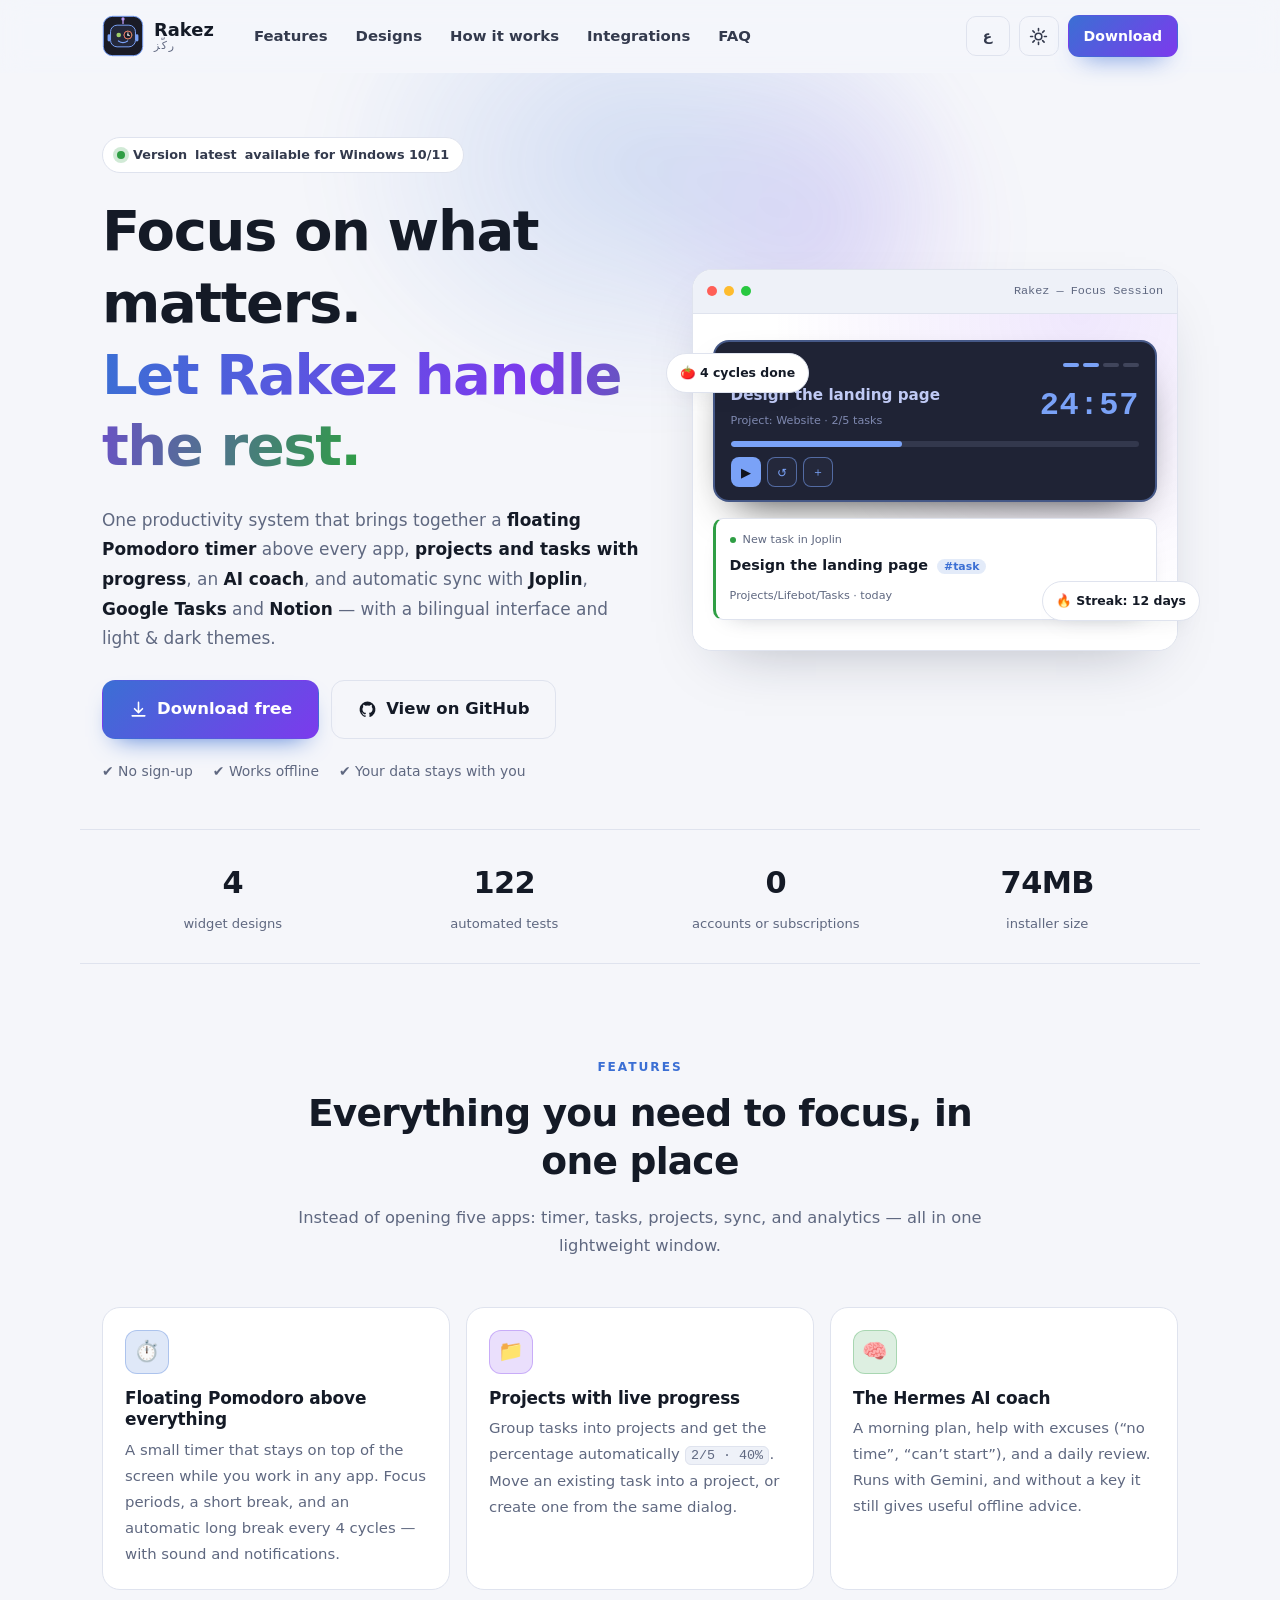
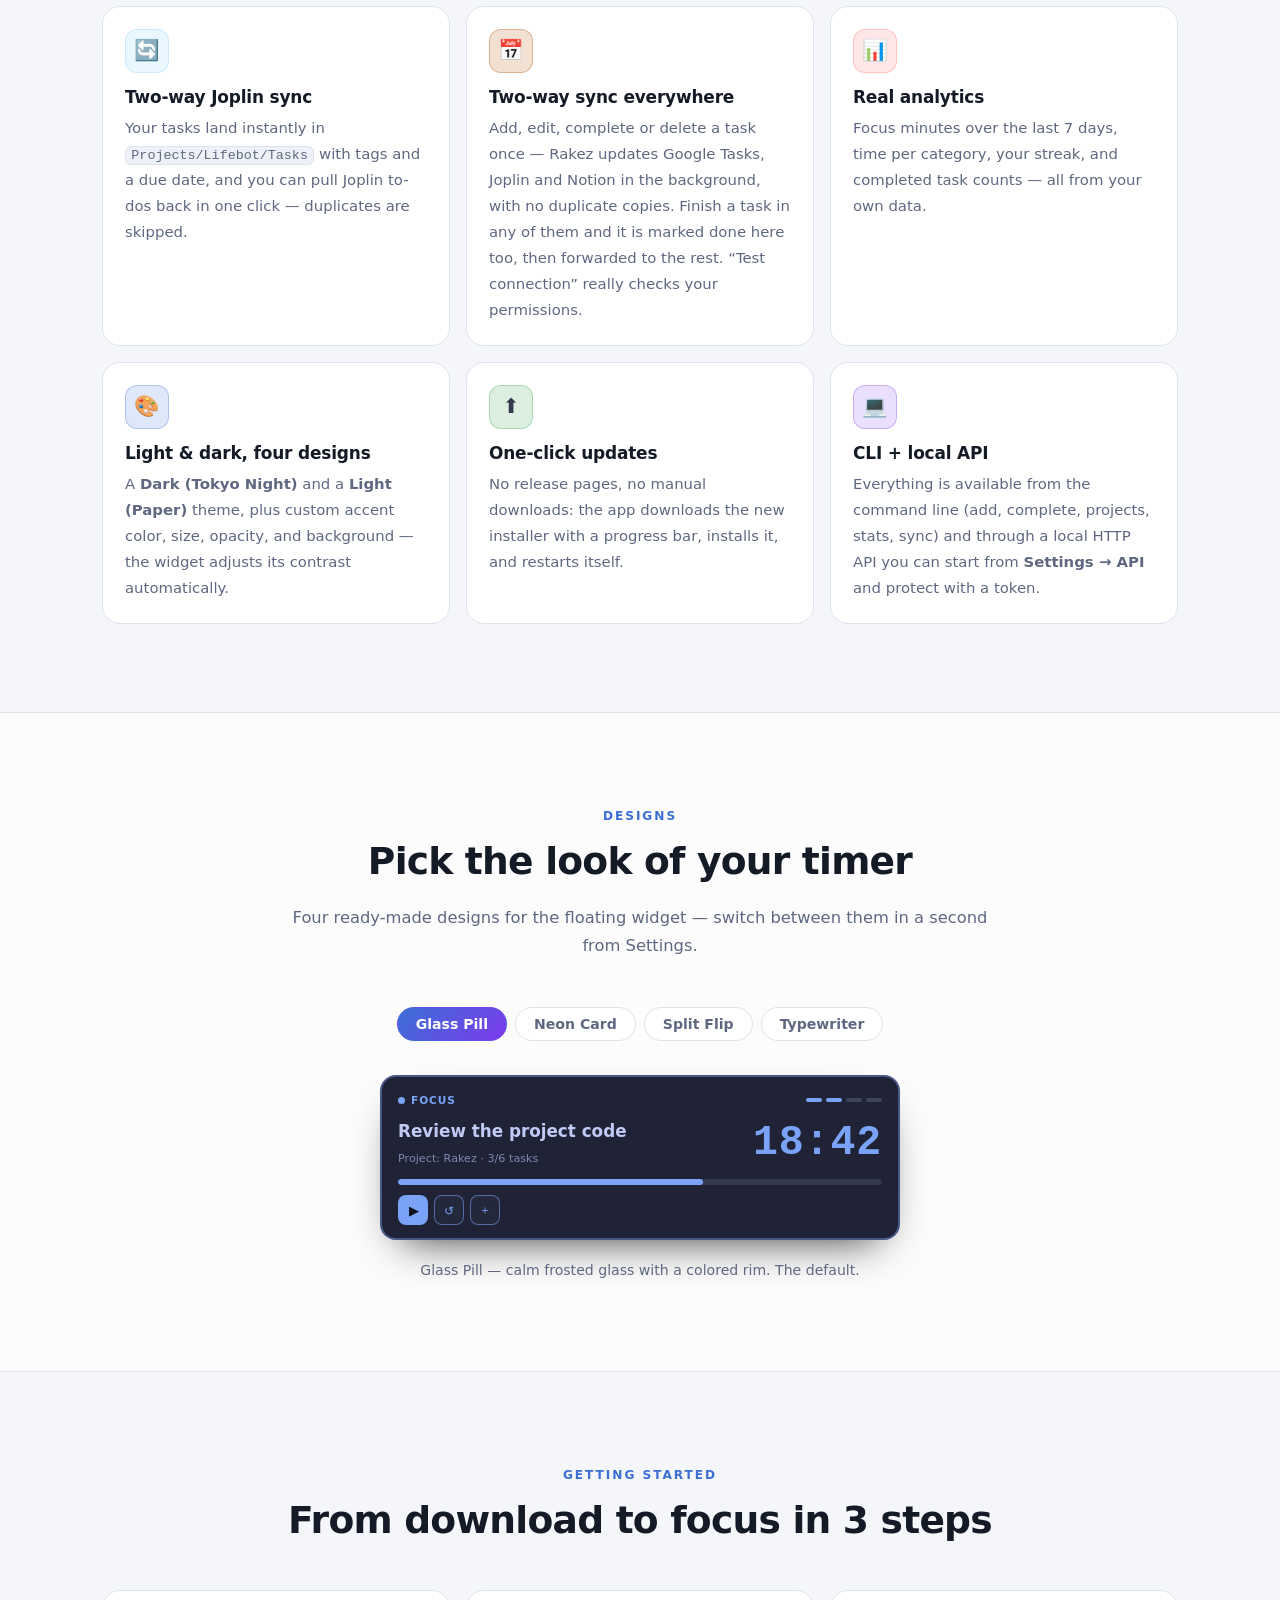
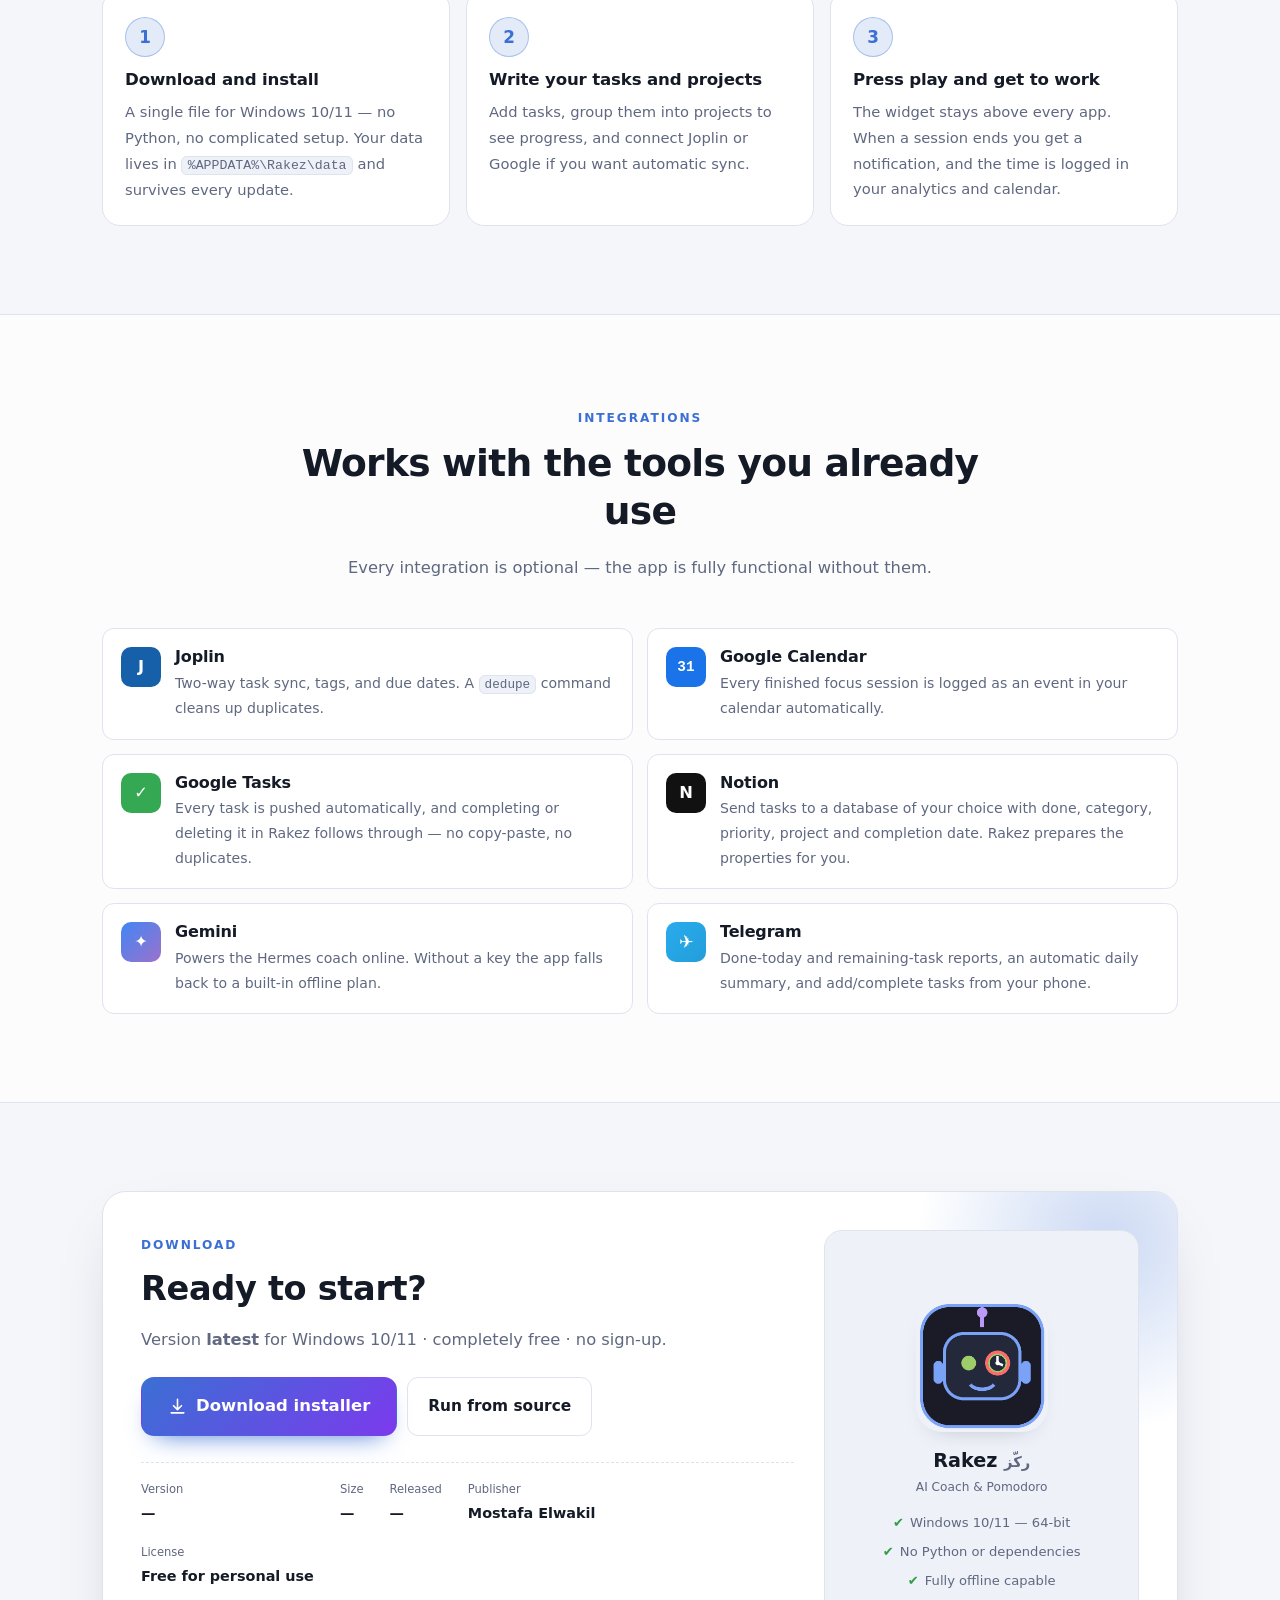
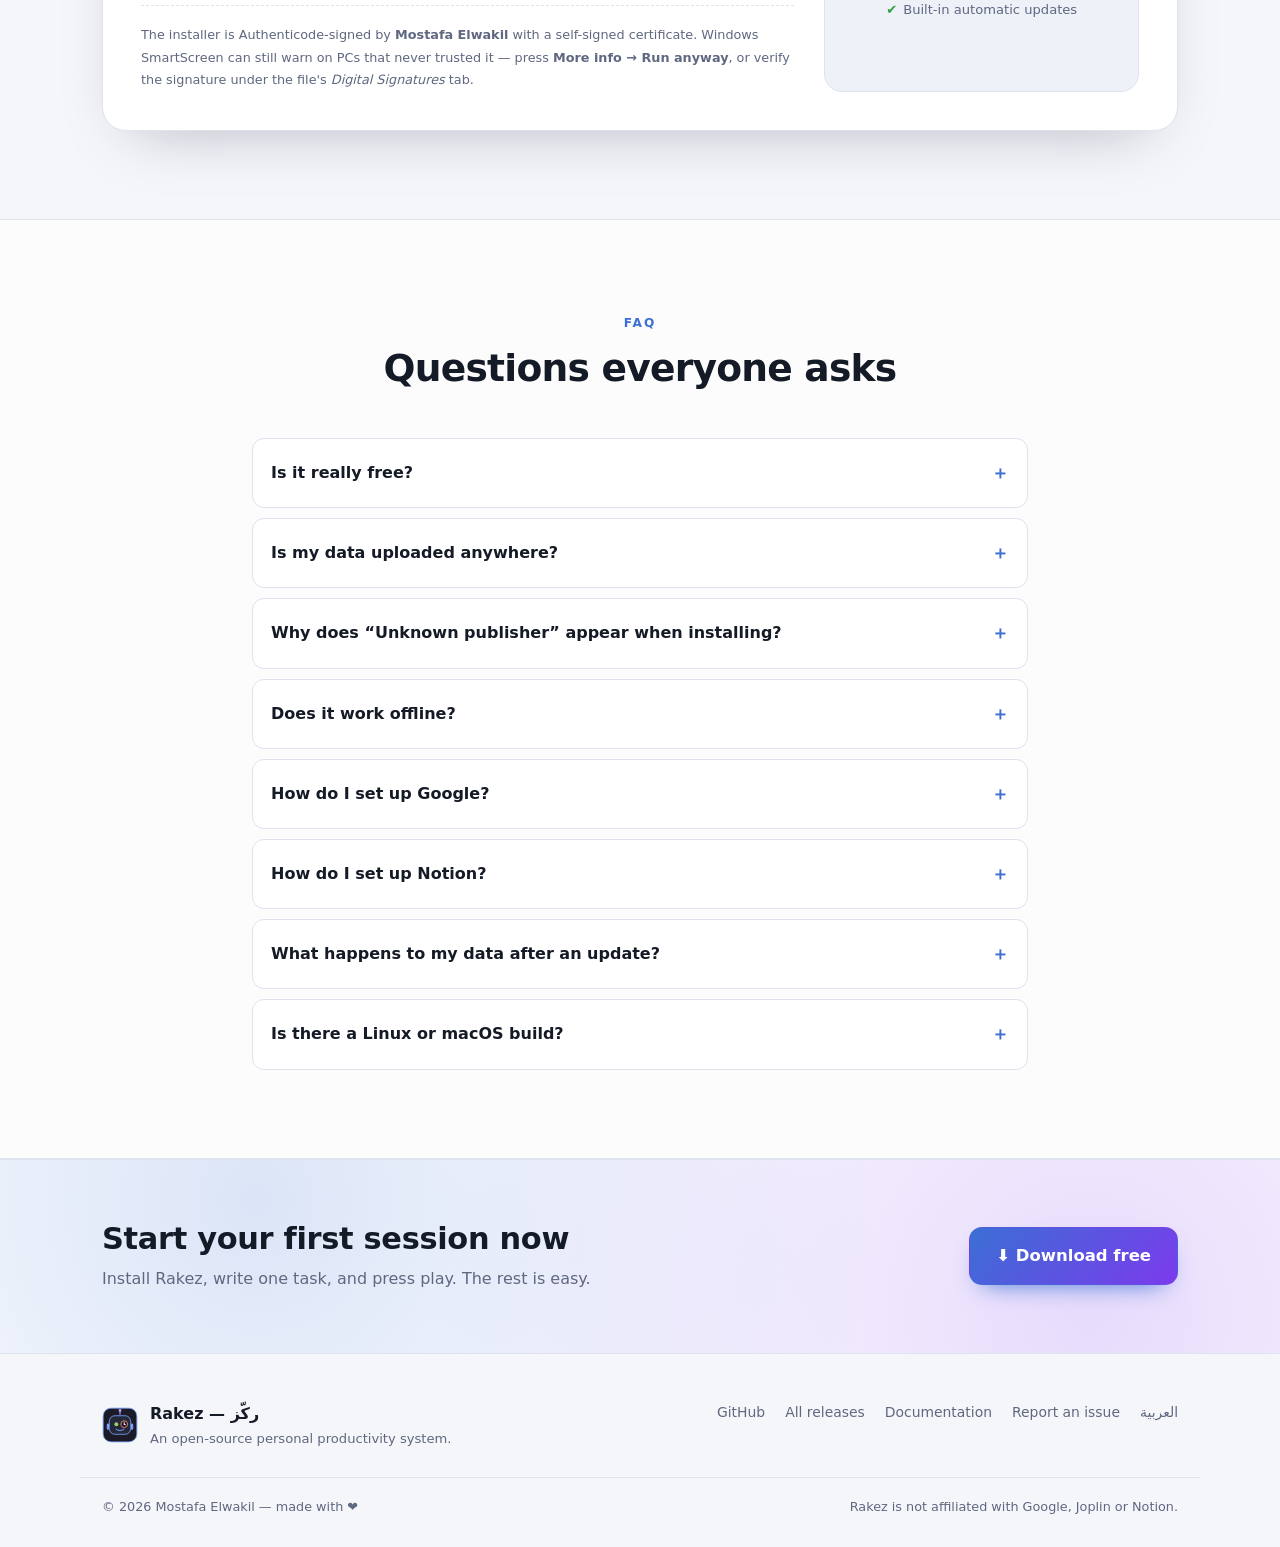
<file: website/index.html>
<!doctype html>
<html lang="en" dir="ltr" data-theme="dark">
<head>
<meta charset="utf-8" />
<meta name="viewport" content="width=device-width, initial-scale=1" />
<title>Rakez — Floating Pomodoro + Projects &amp; Tasks + AI Coach</title>
<meta name="description" content="Rakez: one productivity system that combines a floating Pomodoro timer on top of every app, projects with progress, an AI coach, and two-way sync with Joplin, Google Tasks and Notion. Free, no sign-up, your data stays on your PC." />
<meta name="theme-color" content="#12131c" />
<link rel="icon" href="assets/icon-256.png" />
<link rel="apple-touch-icon" href="assets/icon-256.png" />
<link rel="canonical" href="https://mostafa-elwakil.github.io/lifebot/" />
<link rel="alternate" hreflang="ar" href="https://mostafa-elwakil.github.io/lifebot/ar/" />
<link rel="alternate" hreflang="en" href="https://mostafa-elwakil.github.io/lifebot/" />
<link rel="alternate" hreflang="x-default" href="https://mostafa-elwakil.github.io/lifebot/" />
<link rel="stylesheet" href="styles.css?v=2.4.0" />

<meta property="og:type" content="website" />
<meta property="og:title" content="Rakez — Floating Pomodoro + Projects &amp; Tasks + AI Coach" />
<meta property="og:description" content="Floating Pomodoro timer above every app, projects with progress, an AI coach, and two-way Joplin, Google Tasks and Notion sync. Free for Windows." />
<meta property="og:image" content="https://mostafa-elwakil.github.io/lifebot/assets/icon-512.png" />
<meta property="og:url" content="https://mostafa-elwakil.github.io/lifebot/" />
<meta property="og:locale" content="en_US" />
<meta property="og:locale:alternate" content="ar_EG" />
<meta name="twitter:card" content="summary_large_image" />

<script type="application/ld+json">
{
  "@context": "https://schema.org",
  "@type": "SoftwareApplication",
  "name": "Rakez ركّز",
  "applicationCategory": "ProductivityApplication",
  "operatingSystem": "Windows 10, Windows 11",
  "description": "Floating Pomodoro timer above every app, projects and tasks with progress, an AI coach, and two-way Joplin, Google Tasks and Notion sync.",
  "url": "https://mostafa-elwakil.github.io/lifebot/",
  "downloadUrl": "https://github.com/mostafa-elwakil/lifebot/releases/latest",
  "softwareVersion": "2.4.0",
  "inLanguage": "en",
  "author": { "@type": "Person", "name": "Mostafa Elwakil" },
  "offers": { "@type": "Offer", "price": "0", "priceCurrency": "USD" }
}
</script>

<script>
  // apply the saved theme before paint to avoid a flash
  try {
    var saved = localStorage.getItem("rakez-theme");
    var sys = window.matchMedia("(prefers-color-scheme: light)").matches ? "light" : "dark";
    document.documentElement.dataset.theme = saved || sys;
  } catch (e) {}
</script>
</head>
<body>

<a class="skip-link" href="#main">Skip to content</a>

<header class="site-header" id="top">
  <div class="container header-inner">
    <a class="brand" href="#top" aria-label="Rakez — home">
      <img src="assets/logo.svg" alt="" width="42" height="42" />
      <span class="brand-text">
        <strong>Rakez</strong>
        <small>ركّز</small>
      </span>
    </a>

    <nav class="nav" id="nav" aria-label="Main navigation">
      <a href="#features">Features</a>
      <a href="#designs">Designs</a>
      <a href="#how">How it works</a>
      <a href="#integrations">Integrations</a>
      <a href="#faq">FAQ</a>
    </nav>

    <div class="header-actions">
      <a class="icon-btn lang-btn" href="ar/" hreflang="ar" lang="ar"
         aria-label="التبديل إلى العربية" title="العربية">ع</a>
      <button class="icon-btn" id="theme-toggle" type="button" aria-label="Toggle light and dark mode" title="Toggle theme">
        <svg class="ico-moon" viewBox="0 0 24 24" aria-hidden="true"><path d="M21 12.8A9 9 0 1 1 11.2 3a7 7 0 0 0 9.8 9.8Z"/></svg>
        <svg class="ico-sun" viewBox="0 0 24 24" aria-hidden="true"><circle cx="12" cy="12" r="4.2"/><path d="M12 2v2.6M12 19.4V22M2 12h2.6M19.4 12H22M4.9 4.9l1.9 1.9M17.2 17.2l1.9 1.9M19.1 4.9l-1.9 1.9M6.8 17.2l-1.9 1.9"/></svg>
      </button>
      <a class="btn btn-primary btn-sm hide-sm" href="#download">Download</a>
      <button class="icon-btn menu-btn" id="menu-toggle" type="button" aria-label="Menu" aria-expanded="false" aria-controls="nav">
        <svg viewBox="0 0 24 24" aria-hidden="true"><path d="M4 7h16M4 12h16M4 17h16"/></svg>
      </button>
    </div>
  </div>
</header>

<main id="main">

  <!-- ================= HERO ================= -->
  <section class="hero">
    <div class="hero-glow" aria-hidden="true"></div>
    <div class="container hero-grid">
      <div class="hero-copy">
        <p class="badge"><span class="live-dot"></span> Version <span data-version>latest</span> available for Windows 10/11</p>
        <h1>Focus on what matters.<br /><span class="grad">Let Rakez handle the rest.</span></h1>
        <p class="lede">
          One productivity system that brings together a <strong>floating Pomodoro timer</strong> above
          every app, <strong>projects and tasks with progress</strong>, an <strong>AI coach</strong>,
          and automatic sync with <strong>Joplin</strong>, <strong>Google Tasks</strong> and <strong>Notion</strong> — with a bilingual
          interface and light &amp; dark themes.
        </p>
        <div class="hero-cta">
          <a class="btn btn-primary btn-lg" href="#download" data-download-link>
            <svg viewBox="0 0 24 24" aria-hidden="true"><path d="M12 3v12M7 11l5 5 5-5M4 20h16"/></svg>
            Download free
          </a>
          <a class="btn btn-ghost btn-lg" href="https://github.com/mostafa-elwakil/lifebot" target="_blank" rel="noopener">
            <svg viewBox="0 0 24 24" aria-hidden="true" class="fill"><path d="M12 2a10 10 0 0 0-3.16 19.49c.5.09.68-.22.68-.48v-1.7c-2.78.6-3.37-1.34-3.37-1.34-.45-1.16-1.1-1.47-1.1-1.47-.9-.62.07-.6.07-.6 1 .07 1.53 1.03 1.53 1.03.88 1.52 2.34 1.08 2.9.83.09-.65.35-1.09.63-1.34-2.22-.25-4.55-1.11-4.55-4.94 0-1.09.39-1.98 1.03-2.68-.1-.25-.45-1.27.1-2.65 0 0 .84-.27 2.75 1.02a9.4 9.4 0 0 1 5 0c1.91-1.29 2.75-1.02 2.75-1.02.55 1.38.2 2.4.1 2.65.64.7 1.03 1.59 1.03 2.68 0 3.84-2.34 4.69-4.57 4.93.36.31.68.92.68 1.85v2.74c0 .27.18.58.69.48A10 10 0 0 0 12 2Z"/></svg>
            View on GitHub
          </a>
        </div>
        <ul class="hero-meta">
          <li>✔️ No sign-up</li>
          <li>✔️ Works offline</li>
          <li>✔️ Your data stays with you</li>
        </ul>
      </div>

      <div class="hero-visual">
        <div class="visual-frame">
          <div class="visual-topbar">
            <span class="tl-dot red"></span><span class="tl-dot amber"></span><span class="tl-dot green"></span>
            <span class="tl-title">Rakez — Focus Session</span>
          </div>
          <div class="visual-body">
            <div class="wdemo" id="hero-demo" data-design="pill">
              <div class="wd-top">
                <span class="wd-mode"><i></i> Focus</span>
                <span class="wd-cycles"><b class="on"></b><b class="on"></b><b></b><b></b></span>
              </div>
              <div class="wd-main">
                <div class="wd-text">
                  <p class="wd-task">Design the landing page</p>
                  <p class="wd-cat">Project: Website · 2/5 tasks</p>
                </div>
                <div class="wd-clock" data-clock>24:59</div>
              </div>
              <div class="wd-progress"><i style="width:42%"></i></div>
              <div class="wd-actions">
                <button type="button" class="wd-play">▶</button>
                <button type="button">↺</button>
                <button type="button">＋</button>
              </div>
            </div>

            <div class="mini-note">
              <div class="mini-note-head"><span class="dot"></span> New task in Joplin</div>
              <p>Design the landing page <span class="tag">#task</span></p>
              <small>Projects/Lifebot/Tasks · today</small>
            </div>
          </div>
        </div>
        <div class="float-chip chip-1">🍅 4 cycles done</div>
        <div class="float-chip chip-2">🔥 Streak: 12 days</div>
      </div>
    </div>

    <div class="container stat-strip">
      <div class="stat"><strong>4</strong><span>widget designs</span></div>
      <div class="stat"><strong>122</strong><span>automated tests</span></div>
      <div class="stat"><strong>0</strong><span>accounts or subscriptions</span></div>
      <div class="stat"><strong>74MB</strong><span>installer size</span></div>
    </div>
  </section>

  <!-- ================= FEATURES ================= -->
  <section class="section" id="features">
    <div class="container">
      <header class="section-head">
        <p class="eyebrow">Features</p>
        <h2>Everything you need to focus, in one place</h2>
        <p class="section-sub">Instead of opening five apps: timer, tasks, projects, sync, and analytics — all in one lightweight window.</p>
      </header>

      <div class="cards">
        <article class="card reveal">
          <div class="card-ico bg-blue">⏱️</div>
          <h3>Floating Pomodoro above everything</h3>
          <p>A small timer that stays on top of the screen while you work in any app. Focus periods, a short break, and an automatic long break every 4 cycles — with sound and notifications.</p>
        </article>

        <article class="card reveal">
          <div class="card-ico bg-purple">📁</div>
          <h3>Projects with live progress</h3>
          <p>Group tasks into projects and get the percentage automatically <code>2/5 · 40%</code>. Move an existing task into a project, or create one from the same dialog.</p>
        </article>

        <article class="card reveal">
          <div class="card-ico bg-green">🧠</div>
          <h3>The Hermes AI coach</h3>
          <p>A morning plan, help with excuses (“no time”, “can’t start”), and a daily review. Runs with Gemini, and without a key it still gives useful offline advice.</p>
        </article>

        <article class="card reveal">
          <div class="card-ico bg-teal">🔄</div>
          <h3>Two-way Joplin sync</h3>
          <p>Your tasks land instantly in <code>Projects/Lifebot/Tasks</code> with tags and a due date, and you can pull Joplin to-dos back in one click — duplicates are skipped.</p>
        </article>

        <article class="card reveal">
          <div class="card-ico bg-amber">📅</div>
          <h3>Two-way sync everywhere</h3>
          <p>Add, edit, complete or delete a task once — Rakez updates Google Tasks, Joplin and Notion in the background, with no duplicate copies. Finish a task in any of them and it is marked done here too, then forwarded to the rest. “Test connection” really checks your permissions.</p>
        </article>

        <article class="card reveal">
          <div class="card-ico bg-pink">📊</div>
          <h3>Real analytics</h3>
          <p>Focus minutes over the last 7 days, time per category, your streak, and completed task counts — all from your own data.</p>
        </article>

        <article class="card reveal">
          <div class="card-ico bg-blue">🎨</div>
          <h3>Light &amp; dark, four designs</h3>
          <p>A <strong>Dark (Tokyo Night)</strong> and a <strong>Light (Paper)</strong> theme, plus custom accent color, size, opacity, and background — the widget adjusts its contrast automatically.</p>
        </article>

        <article class="card reveal">
          <div class="card-ico bg-green">⬆️</div>
          <h3>One-click updates</h3>
          <p>No release pages, no manual downloads: the app downloads the new installer with a progress bar, installs it, and restarts itself.</p>
        </article>

        <article class="card reveal">
          <div class="card-ico bg-purple">💻</div>
          <h3>CLI + local API</h3>
          <p>Everything is available from the command line (add, complete, projects, stats, sync) and through a local HTTP API you can start from <strong>Settings → API</strong> and protect with a token.</p>
        </article>
      </div>
    </div>
  </section>

  <!-- ================= DESIGNS ================= -->
  <section class="section alt" id="designs">
    <div class="container">
      <header class="section-head">
        <p class="eyebrow">Designs</p>
        <h2>Pick the look of your timer</h2>
        <p class="section-sub">Four ready-made designs for the floating widget — switch between them in a second from Settings.</p>
      </header>

      <div class="design-tabs" role="tablist" aria-label="Widget designs">
        <button role="tab" aria-selected="true" data-design-tab="pill" class="active">Glass Pill</button>
        <button role="tab" aria-selected="false" data-design-tab="neon">Neon Card</button>
        <button role="tab" aria-selected="false" data-design-tab="split">Split Flip</button>
        <button role="tab" aria-selected="false" data-design-tab="retro">Typewriter</button>
      </div>

      <div class="design-stage">
        <div class="wdemo stage-widget" id="stage-demo" data-design="pill">
          <div class="wd-top">
            <span class="wd-mode"><i></i> Focus</span>
            <span class="wd-cycles"><b class="on"></b><b class="on"></b><b></b><b></b></span>
          </div>
          <div class="wd-main">
            <div class="wd-text">
              <p class="wd-task">Review the project code</p>
              <p class="wd-cat">Project: Rakez · 3/6 tasks</p>
            </div>
            <div class="wd-clock">18:42</div>
          </div>
          <div class="wd-progress"><i style="width:63%"></i></div>
          <div class="wd-actions">
            <button type="button" class="wd-play">▶</button>
            <button type="button">↺</button>
            <button type="button">＋</button>
          </div>
        </div>
        <p class="stage-caption" id="stage-caption">Glass Pill — calm frosted glass with a colored rim. The default.</p>
      </div>
    </div>
  </section>

  <!-- ================= HOW ================= -->
  <section class="section" id="how">
    <div class="container">
      <header class="section-head">
        <p class="eyebrow">Getting started</p>
        <h2>From download to focus in 3 steps</h2>
      </header>

      <ol class="steps">
        <li class="step reveal">
          <span class="step-num">1</span>
          <h3>Download and install</h3>
          <p>A single file for Windows 10/11 — no Python, no complicated setup. Your data lives in <code>%APPDATA%\Rakez\data</code> and survives every update.</p>
        </li>
        <li class="step reveal">
          <span class="step-num">2</span>
          <h3>Write your tasks and projects</h3>
          <p>Add tasks, group them into projects to see progress, and connect Joplin or Google if you want automatic sync.</p>
        </li>
        <li class="step reveal">
          <span class="step-num">3</span>
          <h3>Press play and get to work</h3>
          <p>The widget stays above every app. When a session ends you get a notification, and the time is logged in your analytics and calendar.</p>
        </li>
      </ol>
    </div>
  </section>

  <!-- ================= INTEGRATIONS ================= -->
  <section class="section alt" id="integrations">
    <div class="container">
      <header class="section-head">
        <p class="eyebrow">Integrations</p>
        <h2>Works with the tools you already use</h2>
        <p class="section-sub">Every integration is optional — the app is fully functional without them.</p>
      </header>

      <div class="integrations">
        <div class="integration reveal">
          <div class="int-logo joplin">J</div>
          <div>
            <h3>Joplin</h3>
            <p>Two-way task sync, tags, and due dates. A <code>dedupe</code> command cleans up duplicates.</p>
          </div>
        </div>
        <div class="integration reveal">
          <div class="int-logo gcal">31</div>
          <div>
            <h3>Google Calendar</h3>
            <p>Every finished focus session is logged as an event in your calendar automatically.</p>
          </div>
        </div>
        <div class="integration reveal">
          <div class="int-logo gtask">✓</div>
          <div>
            <h3>Google Tasks</h3>
            <p>Every task is pushed automatically, and completing or deleting it in Rakez follows through — no copy-paste, no duplicates.</p>
          </div>
        </div>
        <div class="integration reveal">
          <div class="int-logo notion">N</div>
          <div>
            <h3>Notion</h3>
            <p>Send tasks to a database of your choice with done, category, priority, project and completion date. Rakez prepares the properties for you.</p>
          </div>
        </div>
        <div class="integration reveal">
          <div class="int-logo gemini">✦</div>
          <div>
            <h3>Gemini</h3>
            <p>Powers the Hermes coach online. Without a key the app falls back to a built-in offline plan.</p>
          </div>
        </div>
        <div class="integration reveal">
          <div class="int-logo telegram">✈</div>
          <div>
            <h3>Telegram</h3>
            <p>Done-today and remaining-task reports, an automatic daily summary, and add/complete tasks from your phone.</p>
          </div>
        </div>
      </div>
    </div>
  </section>

  <!-- ================= DOWNLOAD ================= -->
  <section class="section" id="download">
    <div class="container">
      <div class="download-card">
        <div class="download-copy">
          <p class="eyebrow">Download</p>
          <h2>Ready to start?</h2>
          <p class="section-sub">Version <strong data-version>latest</strong> for Windows 10/11 · completely free · no sign-up.</p>

          <div class="download-actions">
            <a class="btn btn-primary btn-lg" href="https://github.com/mostafa-elwakil/lifebot/releases/latest" data-download-link>
              <svg viewBox="0 0 24 24" aria-hidden="true"><path d="M12 3v12M7 11l5 5 5-5M4 20h16"/></svg>
              <span data-download-label>Download installer</span>
            </a>
            <a class="btn btn-ghost" href="https://github.com/mostafa-elwakil/lifebot/blob/main/README.md#-run-from-source--quickstart" target="_blank" rel="noopener">Run from source</a>
          </div>

          <dl class="download-facts">
            <div><dt>Version</dt><dd data-version>—</dd></div>
            <div><dt>Size</dt><dd data-size>—</dd></div>
            <div><dt>Released</dt><dd data-date>—</dd></div>
            <div><dt>Publisher</dt><dd>Mostafa Elwakil</dd></div>
            <div><dt>License</dt><dd>Free for personal use</dd></div>
          </dl>

          <p class="fineprint">
            The installer is Authenticode-signed by <strong>Mostafa Elwakil</strong> with a self-signed
            certificate. Windows SmartScreen can still warn on PCs that never trusted it — press
            <strong>More info → Run anyway</strong>, or verify the signature under the file's
            <em>Digital Signatures</em> tab.
          </p>
        </div>

        <div class="download-side">
          <img src="assets/icon-512.png" alt="Rakez icon" width="132" height="132" />
          <p class="side-title">Rakez <span>ركّز</span></p>
          <p class="side-sub">AI Coach &amp; Pomodoro</p>
          <ul class="side-list">
            <li>Windows 10/11 — 64-bit</li>
            <li>No Python or dependencies</li>
            <li>Fully offline capable</li>
            <li>Built-in automatic updates</li>
          </ul>
        </div>
      </div>
    </div>
  </section>

  <!-- ================= FAQ ================= -->
  <section class="section alt" id="faq">
    <div class="container narrow">
      <header class="section-head">
        <p class="eyebrow">FAQ</p>
        <h2>Questions everyone asks</h2>
      </header>

      <div class="faq">
        <details>
          <summary>Is it really free?</summary>
          <p>Yes. No accounts and no subscriptions. The AI coach and Google options are optional and use your own keys, so Rakez never charges you.</p>
        </details>
        <details>
          <summary>Is my data uploaded anywhere?</summary>
          <p>No. Everything is stored in a local database on your PC. Sync only happens if you enable Joplin or Google yourself, and then it goes straight to the service you chose.</p>
        </details>
        <details>
          <summary>Why does “Unknown publisher” appear when installing?</summary>
          <p>Because the installer is signed by <strong>Mostafa Elwakil</strong> with a self-signed certificate, which SmartScreen does not trust by default. Check the <em>Digital Signatures</em> tab in the file properties, then choose <em>More info → Run anyway</em>. Removing the warning for everyone requires a paid OV/EV certificate.</p>
        </details>
        <details>
          <summary>Does it work offline?</summary>
          <p>Yes — the Pomodoro timer, tasks, projects, analytics, and designs all work fully offline. Internet is only needed for the Gemini coach, sync, and updates.</p>
        </details>
        <details>
          <summary>How do I set up Google?</summary>
          <p>Create an OAuth Client of type <em>Desktop app</em> in Google Cloud Console, enable Calendar and Tasks, add your email under <strong>Test users</strong>, then paste the Client ID and Secret into <strong>Settings → API</strong> and press <em>Authorize</em>, then <em>Test connection</em>.</p>
        </details>
        <details>
          <summary>How do I set up Notion?</summary>
          <p>Create an integration at <em>notion.so/my-integrations</em>, share your database with it (⋯ → Connections), then paste the secret under <strong>Settings → API</strong> and the database ID under <strong>Settings → Integrations → Notion</strong>. Press <em>Test</em> and <em>Sync now</em>.</p>
        </details>
        <details>
          <summary>What happens to my data after an update?</summary>
          <p>Nothing. Your data lives in <code>%APPDATA%\Rakez\data</code>, separate from the program files, so it stays exactly as it is after every update.</p>
        </details>
        <details>
          <summary>Is there a Linux or macOS build?</summary>
          <p>Linux: you can build from source with <code>packaging/build_linux.sh</code>. macOS is not officially supported yet — the app is built with PyQt6 so it should run, but there is no ready-made installer.</p>
        </details>
      </div>
    </div>
  </section>

  <!-- ================= CTA ================= -->
  <section class="cta-band">
    <div class="container cta-inner">
      <div>
        <h2>Start your first session now</h2>
        <p>Install Rakez, write one task, and press play. The rest is easy.</p>
      </div>
      <a class="btn btn-primary btn-lg" href="#download" data-download-link>⬇️ Download free</a>
    </div>
  </section>

</main>

<footer class="site-footer">
  <div class="container footer-inner">
    <div class="footer-brand">
      <img src="assets/logo.svg" alt="" width="36" height="36" />
      <div>
        <strong>Rakez — ركّز</strong>
        <p>An open-source personal productivity system.</p>
      </div>
    </div>

    <nav class="footer-links" aria-label="Footer links">
      <a href="https://github.com/mostafa-elwakil/lifebot" target="_blank" rel="noopener">GitHub</a>
      <a href="https://github.com/mostafa-elwakil/lifebot/releases" target="_blank" rel="noopener">All releases</a>
      <a href="https://github.com/mostafa-elwakil/lifebot/blob/main/README.md" target="_blank" rel="noopener">Documentation</a>
      <a href="https://github.com/mostafa-elwakil/lifebot/issues" target="_blank" rel="noopener">Report an issue</a>
      <a href="ar/" hreflang="ar" lang="ar">العربية</a>
    </nav>
  </div>
  <div class="container footer-bottom">
    <p>© <span data-year>2026</span> Mostafa Elwakil — made with ❤️</p>
    <p class="muted">Rakez is not affiliated with Google, Joplin or Notion.</p>
  </div>
</footer>

<script src="main.js?v=2.4.0" defer></script>
</body>
</html>
</file>
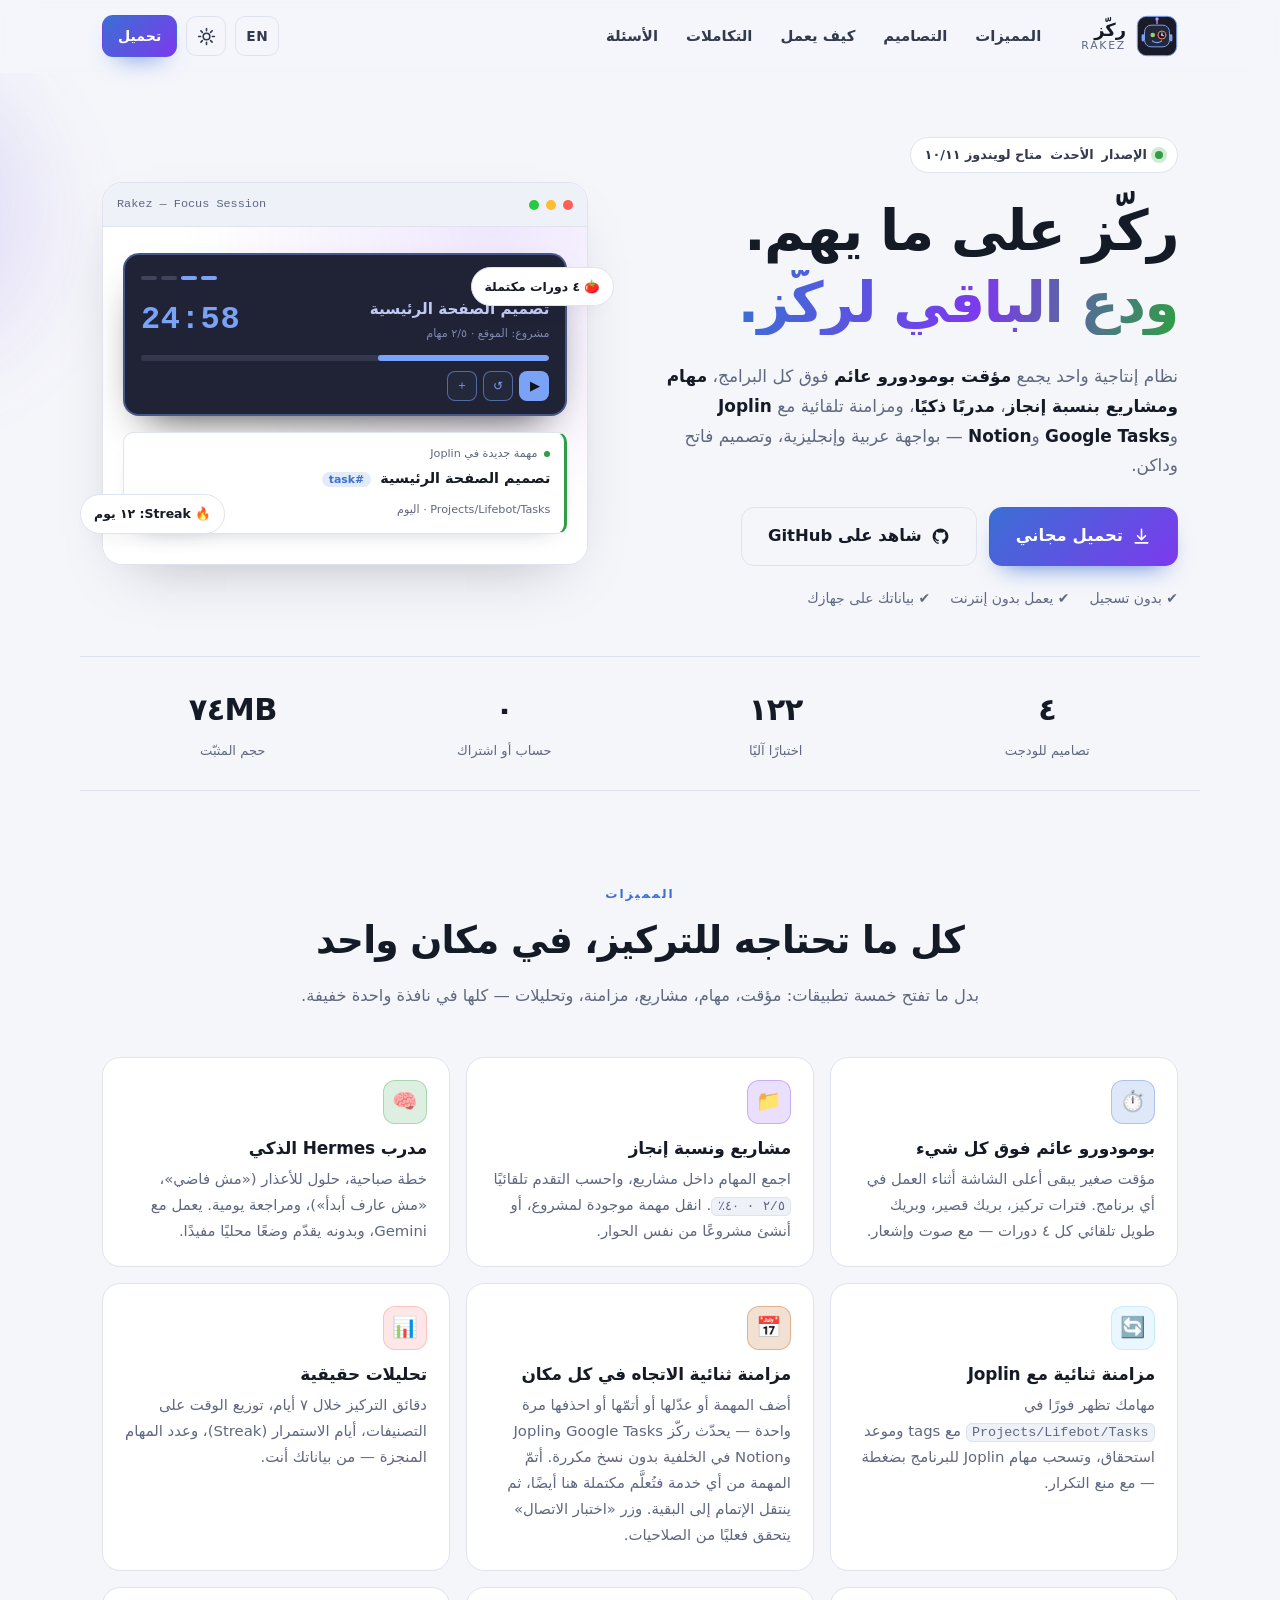
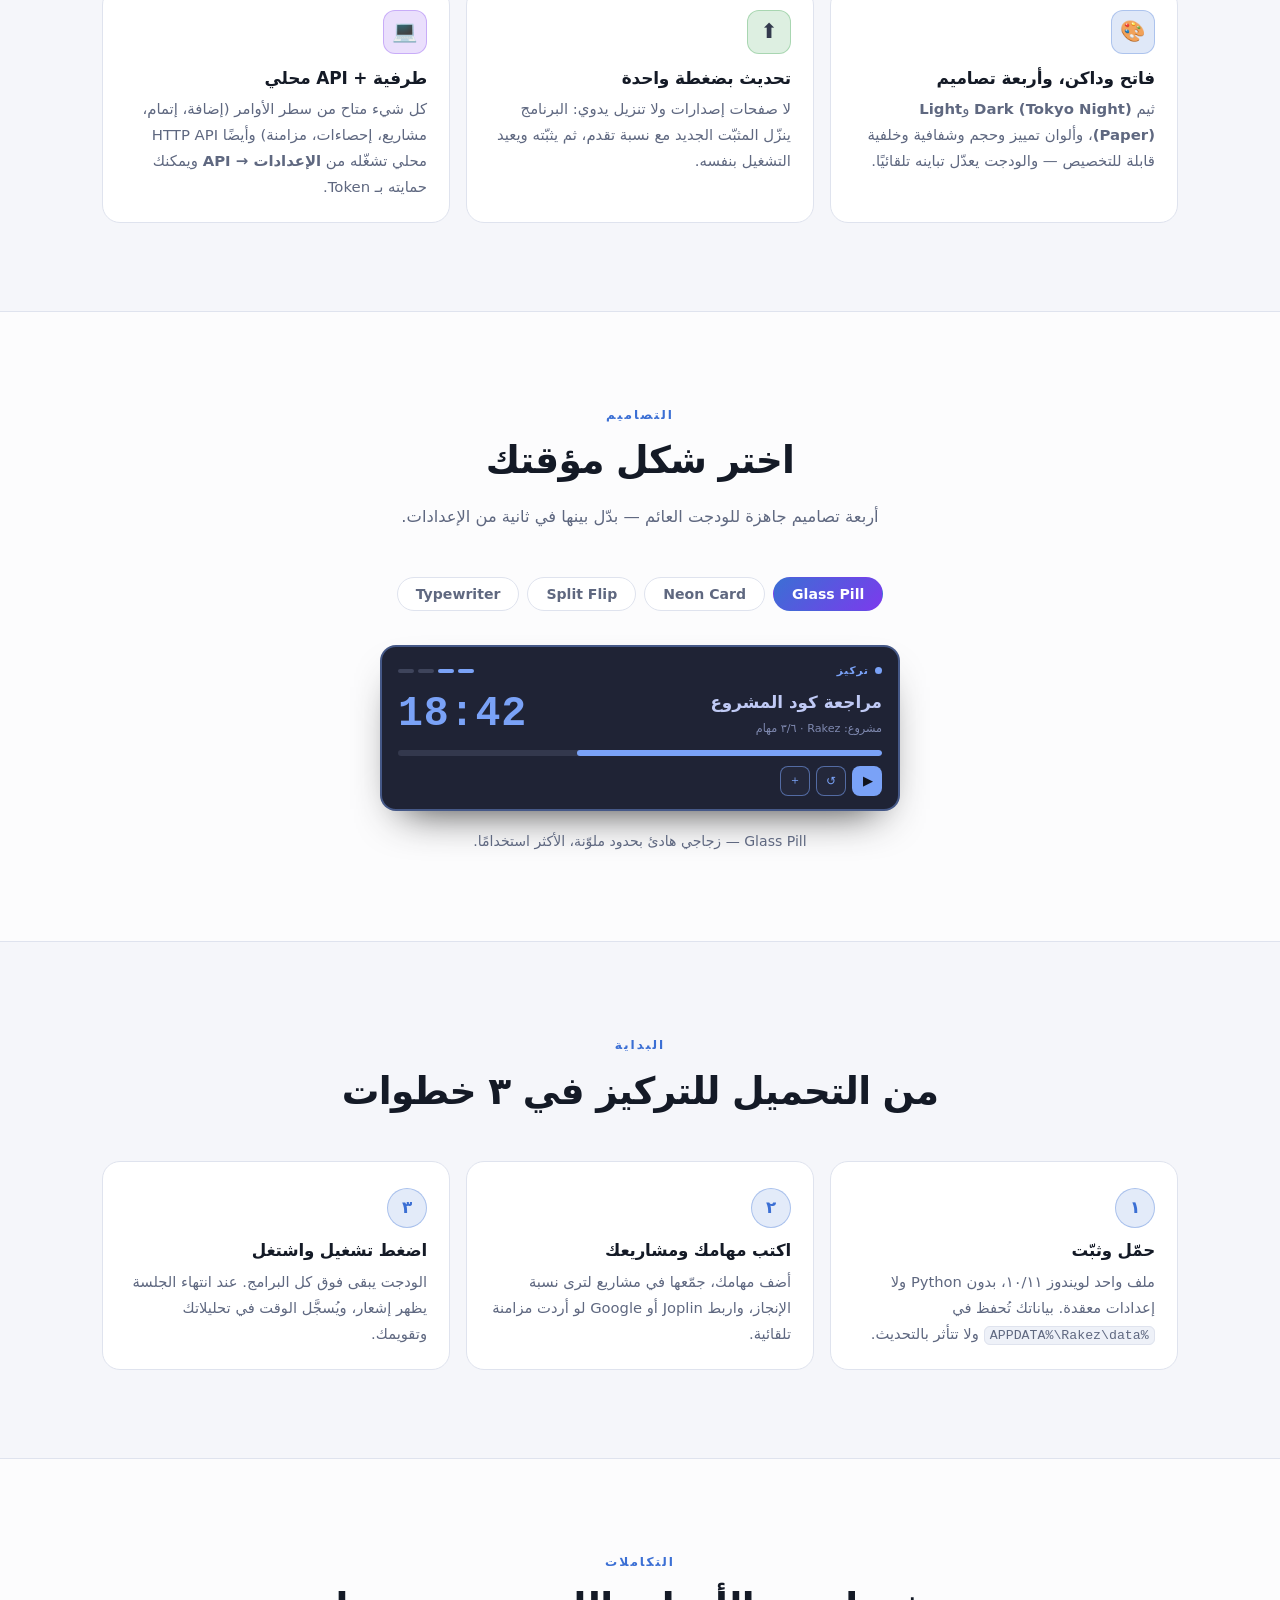
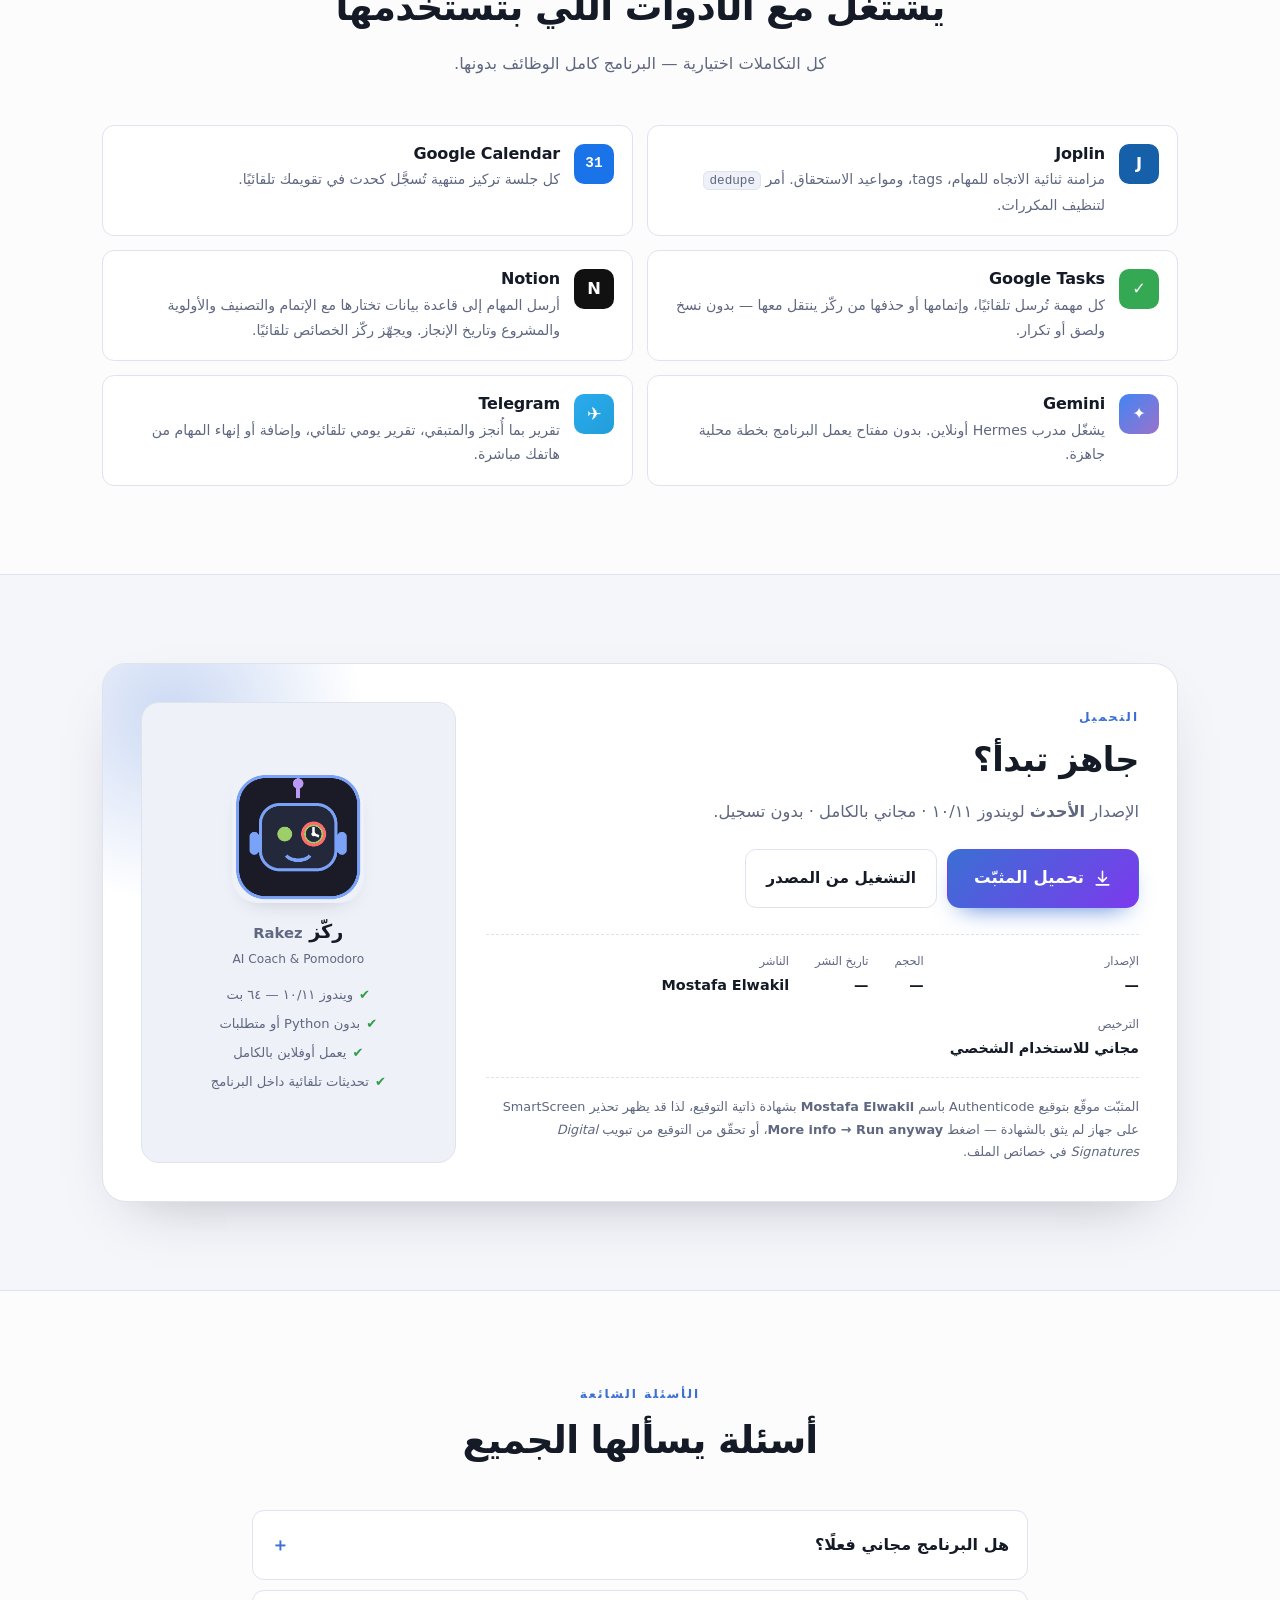
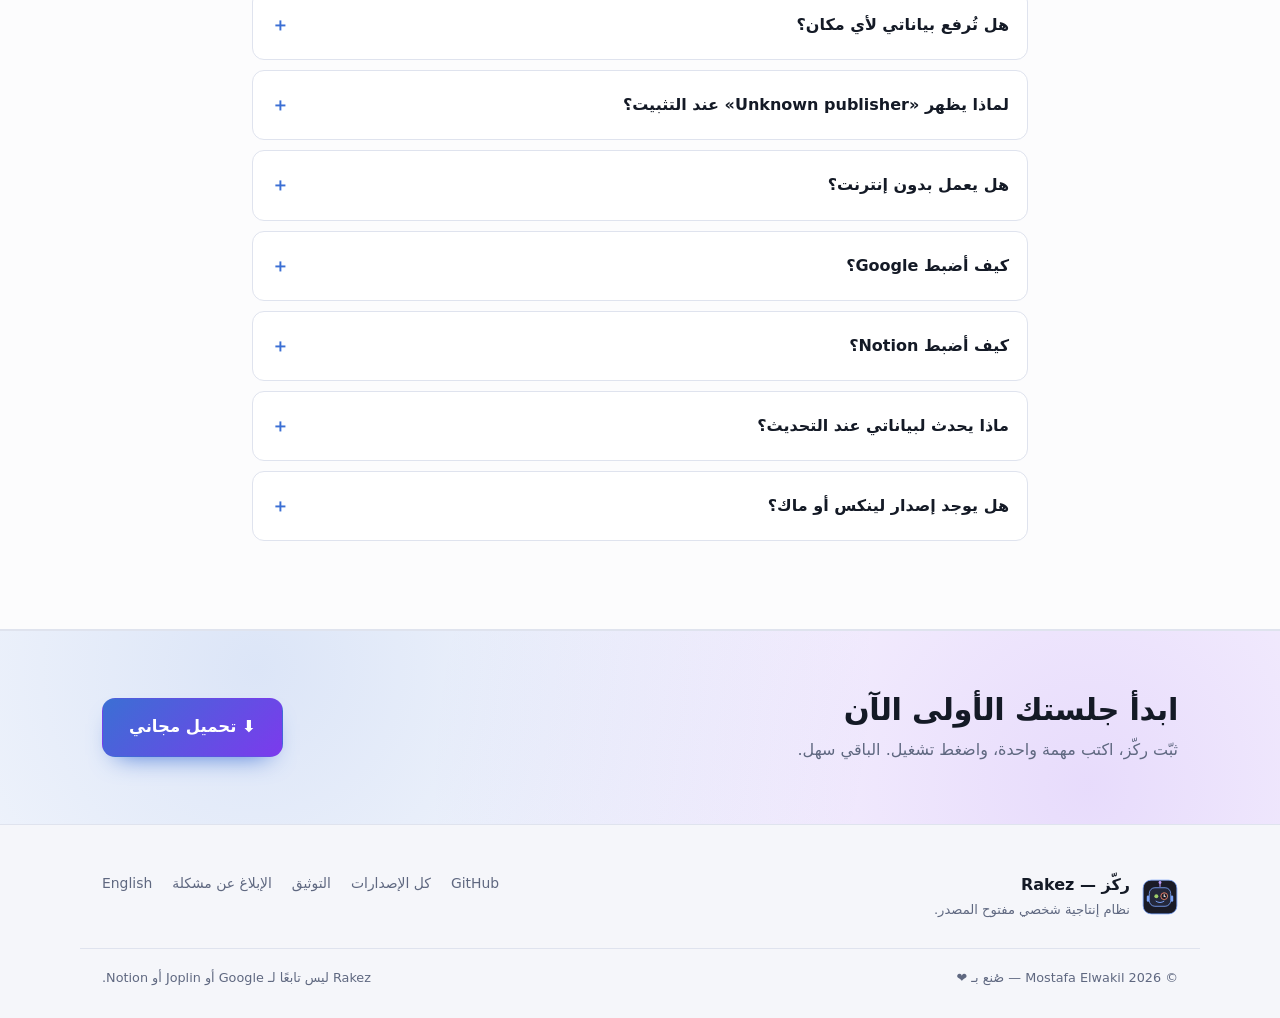
<file: website/ar/index.html>
<!doctype html>
<html lang="ar" dir="rtl" data-theme="dark">
<head>
<meta charset="utf-8" />
<meta name="viewport" content="width=device-width, initial-scale=1" />
<title>Rakez ركّز — بومودورو عائم + مهام ومشاريع + مدرب ذكي</title>
<meta name="description" content="ركّز: نظام إنتاجية واحد يجمع مؤقت بومودورو عائم فوق كل البرامج، مهام ومشاريع بنسبة إنجاز، مدرب ذكي، ومزامنة ثنائية الاتجاه مع Joplin وGoogle Tasks وNotion. مجاني، بدون تسجيل، وبياناتك على جهازك." />
<meta name="theme-color" content="#12131c" />
<link rel="icon" href="../assets/icon-256.png" />
<link rel="apple-touch-icon" href="../assets/icon-256.png" />
<link rel="canonical" href="https://mostafa-elwakil.github.io/lifebot/ar/" />
<link rel="alternate" hreflang="ar" href="https://mostafa-elwakil.github.io/lifebot/ar/" />
<link rel="alternate" hreflang="en" href="https://mostafa-elwakil.github.io/lifebot/" />
<link rel="alternate" hreflang="x-default" href="https://mostafa-elwakil.github.io/lifebot/" />
<link rel="stylesheet" href="../styles.css?v=2.4.0" />

<meta property="og:type" content="website" />
<meta property="og:title" content="Rakez ركّز — بومودورو عائم + مهام ومشاريع + مدرب ذكي" />
<meta property="og:description" content="مؤقت بومودورو عائم فوق كل البرامج، مشاريع ونسبة إنجاز، مدرب ذكي، ومزامنة ثنائية الاتجاه مع Joplin وGoogle Tasks وNotion. مجاني لويندوز." />
<meta property="og:image" content="https://mostafa-elwakil.github.io/lifebot/assets/icon-512.png" />
<meta property="og:url" content="https://mostafa-elwakil.github.io/lifebot/ar/" />
<meta property="og:locale" content="ar_EG" />
<meta property="og:locale:alternate" content="en_US" />
<meta name="twitter:card" content="summary_large_image" />

<script type="application/ld+json">
{
  "@context": "https://schema.org",
  "@type": "SoftwareApplication",
  "name": "Rakez ركّز",
  "applicationCategory": "ProductivityApplication",
  "operatingSystem": "Windows 10, Windows 11",
  "description": "مؤقت بومودورو عائم فوق كل البرامج، مهام ومشاريع بنسبة إنجاز، مدرب ذكي، ومزامنة ثنائية الاتجاه مع Joplin وGoogle Tasks وNotion.",
  "url": "https://mostafa-elwakil.github.io/lifebot/ar/",
  "downloadUrl": "https://github.com/mostafa-elwakil/lifebot/releases/latest",
  "softwareVersion": "2.4.0",
  "inLanguage": "ar",
  "author": { "@type": "Person", "name": "Mostafa Elwakil" },
  "offers": { "@type": "Offer", "price": "0", "priceCurrency": "USD" }
}
</script>

<script>
  // apply the saved theme before paint to avoid a flash
  try {
    var saved = localStorage.getItem("rakez-theme");
    var sys = window.matchMedia("(prefers-color-scheme: light)").matches ? "light" : "dark";
    document.documentElement.dataset.theme = saved || sys;
  } catch (e) {}
</script>
</head>
<body>

<a class="skip-link" href="#main">تخطَّ إلى المحتوى</a>

<header class="site-header" id="top">
  <div class="container header-inner">
    <a class="brand" href="#top" aria-label="Rakez — الصفحة الرئيسية">
      <img src="../assets/logo.svg" alt="" width="42" height="42" />
      <span class="brand-text">
        <strong>ركّز</strong>
        <small>Rakez</small>
      </span>
    </a>

    <nav class="nav" id="nav" aria-label="التنقل الرئيسي">
      <a href="#features">المميزات</a>
      <a href="#designs">التصاميم</a>
      <a href="#how">كيف يعمل</a>
      <a href="#integrations">التكاملات</a>
      <a href="#faq">الأسئلة</a>
    </nav>

    <div class="header-actions">
      <a class="icon-btn lang-btn" href="../" hreflang="en" lang="en"
         aria-label="Switch to English" title="English">EN</a>
      <button class="icon-btn" id="theme-toggle" type="button" aria-label="تبديل الوضع الفاتح والداكن" title="تبديل المظهر">
        <svg class="ico-moon" viewBox="0 0 24 24" aria-hidden="true"><path d="M21 12.8A9 9 0 1 1 11.2 3a7 7 0 0 0 9.8 9.8Z"/></svg>
        <svg class="ico-sun" viewBox="0 0 24 24" aria-hidden="true"><circle cx="12" cy="12" r="4.2"/><path d="M12 2v2.6M12 19.4V22M2 12h2.6M19.4 12H22M4.9 4.9l1.9 1.9M17.2 17.2l1.9 1.9M19.1 4.9l-1.9 1.9M6.8 17.2l-1.9 1.9"/></svg>
      </button>
      <a class="btn btn-primary btn-sm hide-sm" href="#download">تحميل</a>
      <button class="icon-btn menu-btn" id="menu-toggle" type="button" aria-label="القائمة" aria-expanded="false" aria-controls="nav">
        <svg viewBox="0 0 24 24" aria-hidden="true"><path d="M4 7h16M4 12h16M4 17h16"/></svg>
      </button>
    </div>
  </div>
</header>

<main id="main">

  <!-- ================= HERO ================= -->
  <section class="hero">
    <div class="hero-glow" aria-hidden="true"></div>
    <div class="container hero-grid">
      <div class="hero-copy">
        <p class="badge"><span class="live-dot"></span> الإصدار <span data-version>الأحدث</span> متاح لويندوز ١٠/١١</p>
        <h1>ركّز على ما يهم.<br /><span class="grad">ودع الباقي لركّز.</span></h1>
        <p class="lede">
          نظام إنتاجية واحد يجمع <strong>مؤقت بومودورو عائم</strong> فوق كل البرامج،
          <strong>مهام ومشاريع بنسبة إنجاز</strong>، <strong>مدربًا ذكيًا</strong>،
          ومزامنة تلقائية مع <strong>Joplin</strong> و<strong>Google Tasks</strong> و<strong>Notion</strong> — بواجهة عربية وإنجليزية، وتصميم فاتح وداكن.
        </p>
        <div class="hero-cta">
          <a class="btn btn-primary btn-lg" href="#download" data-download-link>
            <svg viewBox="0 0 24 24" aria-hidden="true"><path d="M12 3v12M7 11l5 5 5-5M4 20h16"/></svg>
            تحميل مجاني
          </a>
          <a class="btn btn-ghost btn-lg" href="https://github.com/mostafa-elwakil/lifebot" target="_blank" rel="noopener">
            <svg viewBox="0 0 24 24" aria-hidden="true" class="fill"><path d="M12 2a10 10 0 0 0-3.16 19.49c.5.09.68-.22.68-.48v-1.7c-2.78.6-3.37-1.34-3.37-1.34-.45-1.16-1.1-1.47-1.1-1.47-.9-.62.07-.6.07-.6 1 .07 1.53 1.03 1.53 1.03.88 1.52 2.34 1.08 2.9.83.09-.65.35-1.09.63-1.34-2.22-.25-4.55-1.11-4.55-4.94 0-1.09.39-1.98 1.03-2.68-.1-.25-.45-1.27.1-2.65 0 0 .84-.27 2.75 1.02a9.4 9.4 0 0 1 5 0c1.91-1.29 2.75-1.02 2.75-1.02.55 1.38.2 2.4.1 2.65.64.7 1.03 1.59 1.03 2.68 0 3.84-2.34 4.69-4.57 4.93.36.31.68.92.68 1.85v2.74c0 .27.18.58.69.48A10 10 0 0 0 12 2Z"/></svg>
            شاهد على GitHub
          </a>
        </div>
        <ul class="hero-meta">
          <li>✔️ بدون تسجيل</li>
          <li>✔️ يعمل بدون إنترنت</li>
          <li>✔️ بياناتك على جهازك</li>
        </ul>
      </div>

      <div class="hero-visual">
        <div class="visual-frame">
          <div class="visual-topbar">
            <span class="tl-dot red"></span><span class="tl-dot amber"></span><span class="tl-dot green"></span>
            <span class="tl-title">Rakez — Focus Session</span>
          </div>
          <div class="visual-body">
            <div class="wdemo" id="hero-demo" data-design="pill">
              <div class="wd-top">
                <span class="wd-mode"><i></i> تركيز</span>
                <span class="wd-cycles"><b class="on"></b><b class="on"></b><b></b><b></b></span>
              </div>
              <div class="wd-main">
                <div class="wd-text">
                  <p class="wd-task">تصميم الصفحة الرئيسية</p>
                  <p class="wd-cat">مشروع: الموقع · ٢/٥ مهام</p>
                </div>
                <div class="wd-clock" data-clock>24:59</div>
              </div>
              <div class="wd-progress"><i style="width:42%"></i></div>
              <div class="wd-actions">
                <button type="button" class="wd-play">▶</button>
                <button type="button">↺</button>
                <button type="button">＋</button>
              </div>
            </div>

            <div class="mini-note">
              <div class="mini-note-head"><span class="dot"></span> مهمة جديدة في Joplin</div>
              <p>تصميم الصفحة الرئيسية <span class="tag">#task</span></p>
              <small>Projects/Lifebot/Tasks · اليوم</small>
            </div>
          </div>
        </div>
        <div class="float-chip chip-1">🍅 ٤ دورات مكتملة</div>
        <div class="float-chip chip-2">🔥 Streak: ١٢ يوم</div>
      </div>
    </div>

    <div class="container stat-strip">
      <div class="stat"><strong>٤</strong><span>تصاميم للودجت</span></div>
      <div class="stat"><strong>١٢٢</strong><span>اختبارًا آليًا</span></div>
      <div class="stat"><strong>٠</strong><span>حساب أو اشتراك</span></div>
      <div class="stat"><strong>٧٤MB</strong><span>حجم المثبّت</span></div>
    </div>
  </section>

  <!-- ================= FEATURES ================= -->
  <section class="section" id="features">
    <div class="container">
      <header class="section-head">
        <p class="eyebrow">المميزات</p>
        <h2>كل ما تحتاجه للتركيز، في مكان واحد</h2>
        <p class="section-sub">بدل ما تفتح خمسة تطبيقات: مؤقت، مهام، مشاريع، مزامنة، وتحليلات — كلها في نافذة واحدة خفيفة.</p>
      </header>

      <div class="cards">
        <article class="card reveal">
          <div class="card-ico bg-blue">⏱️</div>
          <h3>بومودورو عائم فوق كل شيء</h3>
          <p>مؤقت صغير يبقى أعلى الشاشة أثناء العمل في أي برنامج. فترات تركيز، بريك قصير، وبريك طويل تلقائي كل ٤ دورات — مع صوت وإشعار.</p>
        </article>

        <article class="card reveal">
          <div class="card-ico bg-purple">📁</div>
          <h3>مشاريع ونسبة إنجاز</h3>
          <p>اجمع المهام داخل مشاريع، واحسب التقدم تلقائيًا <code>٢/٥ · ٤٠٪</code>. انقل مهمة موجودة لمشروع، أو أنشئ مشروعًا من نفس الحوار.</p>
        </article>

        <article class="card reveal">
          <div class="card-ico bg-green">🧠</div>
          <h3>مدرب Hermes الذكي</h3>
          <p>خطة صباحية، حلول للأعذار («مش فاضي»، «مش عارف أبدأ»)، ومراجعة يومية. يعمل مع Gemini، وبدونه يقدّم وضعًا محليًا مفيدًا.</p>
        </article>

        <article class="card reveal">
          <div class="card-ico bg-teal">🔄</div>
          <h3>مزامنة ثنائية مع Joplin</h3>
          <p>مهامك تظهر فورًا في <code>Projects/Lifebot/Tasks</code> مع tags وموعد استحقاق، وتسحب مهام Joplin للبرنامج بضغطة — مع منع التكرار.</p>
        </article>

        <article class="card reveal">
          <div class="card-ico bg-amber">📅</div>
          <h3>مزامنة ثنائية الاتجاه في كل مكان</h3>
          <p>أضف المهمة أو عدّلها أو أتمّها أو احذفها مرة واحدة — يحدّث ركّز Google Tasks وJoplin وNotion في الخلفية بدون نسخ مكررة. أتمّ المهمة من أي خدمة فتُعلَّم مكتملة هنا أيضًا، ثم ينتقل الإتمام إلى البقية. وزر «اختبار الاتصال» يتحقق فعليًا من الصلاحيات.</p>
        </article>

        <article class="card reveal">
          <div class="card-ico bg-pink">📊</div>
          <h3>تحليلات حقيقية</h3>
          <p>دقائق التركيز خلال ٧ أيام، توزيع الوقت على التصنيفات، أيام الاستمرار (Streak)، وعدد المهام المنجزة — من بياناتك أنت.</p>
        </article>

        <article class="card reveal">
          <div class="card-ico bg-blue">🎨</div>
          <h3>فاتح وداكن، وأربعة تصاميم</h3>
          <p>ثيم <strong>Dark (Tokyo Night)</strong> و<strong>Light (Paper)</strong>، وألوان تمييز وحجم وشفافية وخلفية قابلة للتخصيص — والودجت يعدّل تباينه تلقائيًا.</p>
        </article>

        <article class="card reveal">
          <div class="card-ico bg-green">⬆️</div>
          <h3>تحديث بضغطة واحدة</h3>
          <p>لا صفحات إصدارات ولا تنزيل يدوي: البرنامج ينزّل المثبّت الجديد مع نسبة تقدم، ثم يثبّته ويعيد التشغيل بنفسه.</p>
        </article>

        <article class="card reveal">
          <div class="card-ico bg-purple">💻</div>
          <h3>طرفية + API محلي</h3>
          <p>كل شيء متاح من سطر الأوامر (إضافة، إتمام، مشاريع، إحصاءات، مزامنة) وأيضًا HTTP API محلي تشغّله من <strong>الإعدادات → API</strong> ويمكنك حمايته بـ Token.</p>
        </article>
      </div>
    </div>
  </section>

  <!-- ================= DESIGNS ================= -->
  <section class="section alt" id="designs">
    <div class="container">
      <header class="section-head">
        <p class="eyebrow">التصاميم</p>
        <h2>اختر شكل مؤقتك</h2>
        <p class="section-sub">أربعة تصاميم جاهزة للودجت العائم — بدّل بينها في ثانية من الإعدادات.</p>
      </header>

      <div class="design-tabs" role="tablist" aria-label="تصاميم الودجت">
        <button role="tab" aria-selected="true" data-design-tab="pill" class="active">Glass Pill</button>
        <button role="tab" aria-selected="false" data-design-tab="neon">Neon Card</button>
        <button role="tab" aria-selected="false" data-design-tab="split">Split Flip</button>
        <button role="tab" aria-selected="false" data-design-tab="retro">Typewriter</button>
      </div>

      <div class="design-stage">
        <div class="wdemo stage-widget" id="stage-demo" data-design="pill">
          <div class="wd-top">
            <span class="wd-mode"><i></i> تركيز</span>
            <span class="wd-cycles"><b class="on"></b><b class="on"></b><b></b><b></b></span>
          </div>
          <div class="wd-main">
            <div class="wd-text">
              <p class="wd-task">مراجعة كود المشروع</p>
              <p class="wd-cat">مشروع: Rakez · ٣/٦ مهام</p>
            </div>
            <div class="wd-clock">18:42</div>
          </div>
          <div class="wd-progress"><i style="width:63%"></i></div>
          <div class="wd-actions">
            <button type="button" class="wd-play">▶</button>
            <button type="button">↺</button>
            <button type="button">＋</button>
          </div>
        </div>
        <p class="stage-caption" id="stage-caption">Glass Pill — زجاجي هادئ بحدود ملوّنة، الأكثر استخدامًا.</p>
      </div>
    </div>
  </section>

  <!-- ================= HOW ================= -->
  <section class="section" id="how">
    <div class="container">
      <header class="section-head">
        <p class="eyebrow">البداية</p>
        <h2>من التحميل للتركيز في ٣ خطوات</h2>
      </header>

      <ol class="steps">
        <li class="step reveal">
          <span class="step-num">١</span>
          <h3>حمّل وثبّت</h3>
          <p>ملف واحد لويندوز ١٠/١١، بدون Python ولا إعدادات معقدة. بياناتك تُحفظ في <code>%APPDATA%\Rakez\data</code> ولا تتأثر بالتحديث.</p>
        </li>
        <li class="step reveal">
          <span class="step-num">٢</span>
          <h3>اكتب مهامك ومشاريعك</h3>
          <p>أضف مهامك، جمّعها في مشاريع لترى نسبة الإنجاز، واربط Joplin أو Google لو أردت مزامنة تلقائية.</p>
        </li>
        <li class="step reveal">
          <span class="step-num">٣</span>
          <h3>اضغط تشغيل واشتغل</h3>
          <p>الودجت يبقى فوق كل البرامج. عند انتهاء الجلسة يظهر إشعار، ويُسجَّل الوقت في تحليلاتك وتقويمك.</p>
        </li>
      </ol>
    </div>
  </section>

  <!-- ================= INTEGRATIONS ================= -->
  <section class="section alt" id="integrations">
    <div class="container">
      <header class="section-head">
        <p class="eyebrow">التكاملات</p>
        <h2>يشتغل مع الأدوات اللي بتستخدمها</h2>
        <p class="section-sub">كل التكاملات اختيارية — البرنامج كامل الوظائف بدونها.</p>
      </header>

      <div class="integrations">
        <div class="integration reveal">
          <div class="int-logo joplin">J</div>
          <div>
            <h3>Joplin</h3>
            <p>مزامنة ثنائية الاتجاه للمهام، tags، ومواعيد الاستحقاق. أمر <code>dedupe</code> لتنظيف المكررات.</p>
          </div>
        </div>
        <div class="integration reveal">
          <div class="int-logo gcal">31</div>
          <div>
            <h3>Google Calendar</h3>
            <p>كل جلسة تركيز منتهية تُسجَّل كحدث في تقويمك تلقائيًا.</p>
          </div>
        </div>
        <div class="integration reveal">
          <div class="int-logo gtask">✓</div>
          <div>
            <h3>Google Tasks</h3>
            <p>كل مهمة تُرسل تلقائيًا، وإتمامها أو حذفها من ركّز ينتقل معها — بدون نسخ ولصق أو تكرار.</p>
          </div>
        </div>
        <div class="integration reveal">
          <div class="int-logo notion">N</div>
          <div>
            <h3>Notion</h3>
            <p>أرسل المهام إلى قاعدة بيانات تختارها مع الإتمام والتصنيف والأولوية والمشروع وتاريخ الإنجاز. ويجهّز ركّز الخصائص تلقائيًا.</p>
          </div>
        </div>
        <div class="integration reveal">
          <div class="int-logo gemini">✦</div>
          <div>
            <h3>Gemini</h3>
            <p>يشغّل مدرب Hermes أونلاين. بدون مفتاح يعمل البرنامج بخطة محلية جاهزة.</p>
          </div>
        </div>
        <div class="integration reveal">
          <div class="int-logo telegram">✈</div>
          <div>
            <h3>Telegram</h3>
            <p>تقرير بما أُنجز والمتبقي، تقرير يومي تلقائي، وإضافة أو إنهاء المهام من هاتفك مباشرة.</p>
          </div>
        </div>
      </div>
    </div>
  </section>

  <!-- ================= DOWNLOAD ================= -->
  <section class="section" id="download">
    <div class="container">
      <div class="download-card">
        <div class="download-copy">
          <p class="eyebrow">التحميل</p>
          <h2>جاهز تبدأ؟</h2>
          <p class="section-sub">الإصدار <strong data-version>الأحدث</strong> لويندوز ١٠/١١ · مجاني بالكامل · بدون تسجيل.</p>

          <div class="download-actions">
            <a class="btn btn-primary btn-lg" href="https://github.com/mostafa-elwakil/lifebot/releases/latest" data-download-link>
              <svg viewBox="0 0 24 24" aria-hidden="true"><path d="M12 3v12M7 11l5 5 5-5M4 20h16"/></svg>
              <span data-download-label>تحميل المثبّت</span>
            </a>
            <a class="btn btn-ghost" href="https://github.com/mostafa-elwakil/lifebot/blob/main/README.ar.md#-التشغيل-من-المصدر--quickstart" target="_blank" rel="noopener">التشغيل من المصدر</a>
          </div>

          <dl class="download-facts">
            <div><dt>الإصدار</dt><dd data-version>—</dd></div>
            <div><dt>الحجم</dt><dd data-size>—</dd></div>
            <div><dt>تاريخ النشر</dt><dd data-date>—</dd></div>
            <div><dt>الناشر</dt><dd>Mostafa Elwakil</dd></div>
            <div><dt>الترخيص</dt><dd>مجاني للاستخدام الشخصي</dd></div>
          </dl>

          <p class="fineprint">
            المثبّت موقّع بتوقيع Authenticode باسم <strong>Mostafa Elwakil</strong> بشهادة ذاتية التوقيع،
            لذا قد يظهر تحذير SmartScreen على جهاز لم يثق بالشهادة — اضغط
            <strong>More info → Run anyway</strong>، أو تحقّق من التوقيع من تبويب
            <em>Digital Signatures</em> في خصائص الملف.
          </p>
        </div>

        <div class="download-side">
          <img src="../assets/icon-512.png" alt="أيقونة Rakez" width="132" height="132" />
          <p class="side-title">ركّز <span>Rakez</span></p>
          <p class="side-sub">AI Coach &amp; Pomodoro</p>
          <ul class="side-list">
            <li>ويندوز ١٠/١١ — ٦٤ بت</li>
            <li>بدون Python أو متطلبات</li>
            <li>يعمل أوفلاين بالكامل</li>
            <li>تحديثات تلقائية داخل البرنامج</li>
          </ul>
        </div>
      </div>
    </div>
  </section>

  <!-- ================= FAQ ================= -->
  <section class="section alt" id="faq">
    <div class="container narrow">
      <header class="section-head">
        <p class="eyebrow">الأسئلة الشائعة</p>
        <h2>أسئلة يسألها الجميع</h2>
      </header>

      <div class="faq">
        <details>
          <summary>هل البرنامج مجاني فعلًا؟</summary>
          <p>نعم. لا حسابات ولا اشتراكات. تفعيل مدرب AI وGoogle اختياري ويستخدم مفاتيحك الخاصة، لذا لا توجد رسوم من ركّز.</p>
        </details>
        <details>
          <summary>هل تُرفع بياناتي لأي مكان؟</summary>
          <p>لا. كل شيء في قاعدة بيانات محلية على جهازك. المزامنة تحدث فقط لو فعّلت Joplin أو Google بنفسك، وحينها تذهب مباشرة للخدمة التي اخترتها.</p>
        </details>
        <details>
          <summary>لماذا يظهر «Unknown publisher» عند التثبيت؟</summary>
          <p>لأن المثبّت موقّع باسم <strong>Mostafa Elwakil</strong> بشهادة ذاتية التوقيع لا يثق بها SmartScreen افتراضيًا. تحقّق من تبويب <em>Digital Signatures</em> في خصائص الملف ثم اختر <em>More info → Run anyway</em>. إزالة التحذير للجميع تتطلب شهادة OV/EV مدفوعة.</p>
        </details>
        <details>
          <summary>هل يعمل بدون إنترنت؟</summary>
          <p>نعم، البومودورو والمهام والمشاريع والتحليلات والتصاميم تعمل بالكامل أوفلاين. الإنترنت مطلوب فقط لمدرب Gemini والمزامنة والتحديثات.</p>
        </details>
        <details>
          <summary>كيف أضبط Google؟</summary>
          <p>أنشئ OAuth Client من نوع <em>Desktop app</em> في Google Cloud Console، فعّل Calendar وTasks، وأضف بريدك في <strong>Test users</strong>، ثم الصق Client ID وSecret في <strong>الإعدادات → API</strong> واضغط <em>Authorize</em> ثم <em>Test connection</em>.</p>
        </details>
        <details>
          <summary>كيف أضبط Notion؟</summary>
          <p>أنشئ تكاملًا من <em>notion.so/my-integrations</em>، وشارك قاعدة البيانات معه (⋯ ← Connections)، ثم الصق السر في <strong>الإعدادات → API</strong> ومعرّف قاعدة البيانات في <strong>الإعدادات → التكاملات → Notion</strong>. اضغط <em>Test</em> ثم <em>Sync now</em>.</p>
        </details>
        <details>
          <summary>ماذا يحدث لبياناتي عند التحديث؟</summary>
          <p>لا شيء. البيانات في <code>%APPDATA%\Rakez\data</code> منفصلة عن ملفات البرنامج، لذا تبقى كما هي بعد كل تحديث.</p>
        </details>
        <details>
          <summary>هل يوجد إصدار لينكس أو ماك؟</summary>
          <p>لينكس: يمكن البناء من المصدر عبر <code>packaging/build_linux.sh</code>. ماك غير مدعوم رسميًا حتى الآن — التطبيق مبني بـ PyQt6 لذا يعمل نظريًا لكن بدون مثبّت جاهز.</p>
        </details>
      </div>
    </div>
  </section>

  <!-- ================= CTA ================= -->
  <section class="cta-band">
    <div class="container cta-inner">
      <div>
        <h2>ابدأ جلستك الأولى الآن</h2>
        <p>ثبّت ركّز، اكتب مهمة واحدة، واضغط تشغيل. الباقي سهل.</p>
      </div>
      <a class="btn btn-primary btn-lg" href="#download" data-download-link>⬇️ تحميل مجاني</a>
    </div>
  </section>

</main>

<footer class="site-footer">
  <div class="container footer-inner">
    <div class="footer-brand">
      <img src="../assets/logo.svg" alt="" width="36" height="36" />
      <div>
        <strong>ركّز — Rakez</strong>
        <p>نظام إنتاجية شخصي مفتوح المصدر.</p>
      </div>
    </div>

    <nav class="footer-links" aria-label="روابط التذييل">
      <a href="https://github.com/mostafa-elwakil/lifebot" target="_blank" rel="noopener">GitHub</a>
      <a href="https://github.com/mostafa-elwakil/lifebot/releases" target="_blank" rel="noopener">كل الإصدارات</a>
      <a href="https://github.com/mostafa-elwakil/lifebot/blob/main/README.ar.md" target="_blank" rel="noopener">التوثيق</a>
      <a href="https://github.com/mostafa-elwakil/lifebot/issues" target="_blank" rel="noopener">الإبلاغ عن مشكلة</a>
      <a href="../" hreflang="en" lang="en">English</a>
    </nav>
  </div>
  <div class="container footer-bottom">
    <p>© <span data-year>2026</span> Mostafa Elwakil — صُنع بـ ❤️</p>
    <p class="muted">Rakez ليس تابعًا لـ Google أو Joplin أو Notion.</p>
  </div>
</footer>

<script src="../main.js?v=2.4.0" defer></script>
</body>
</html>
</file>
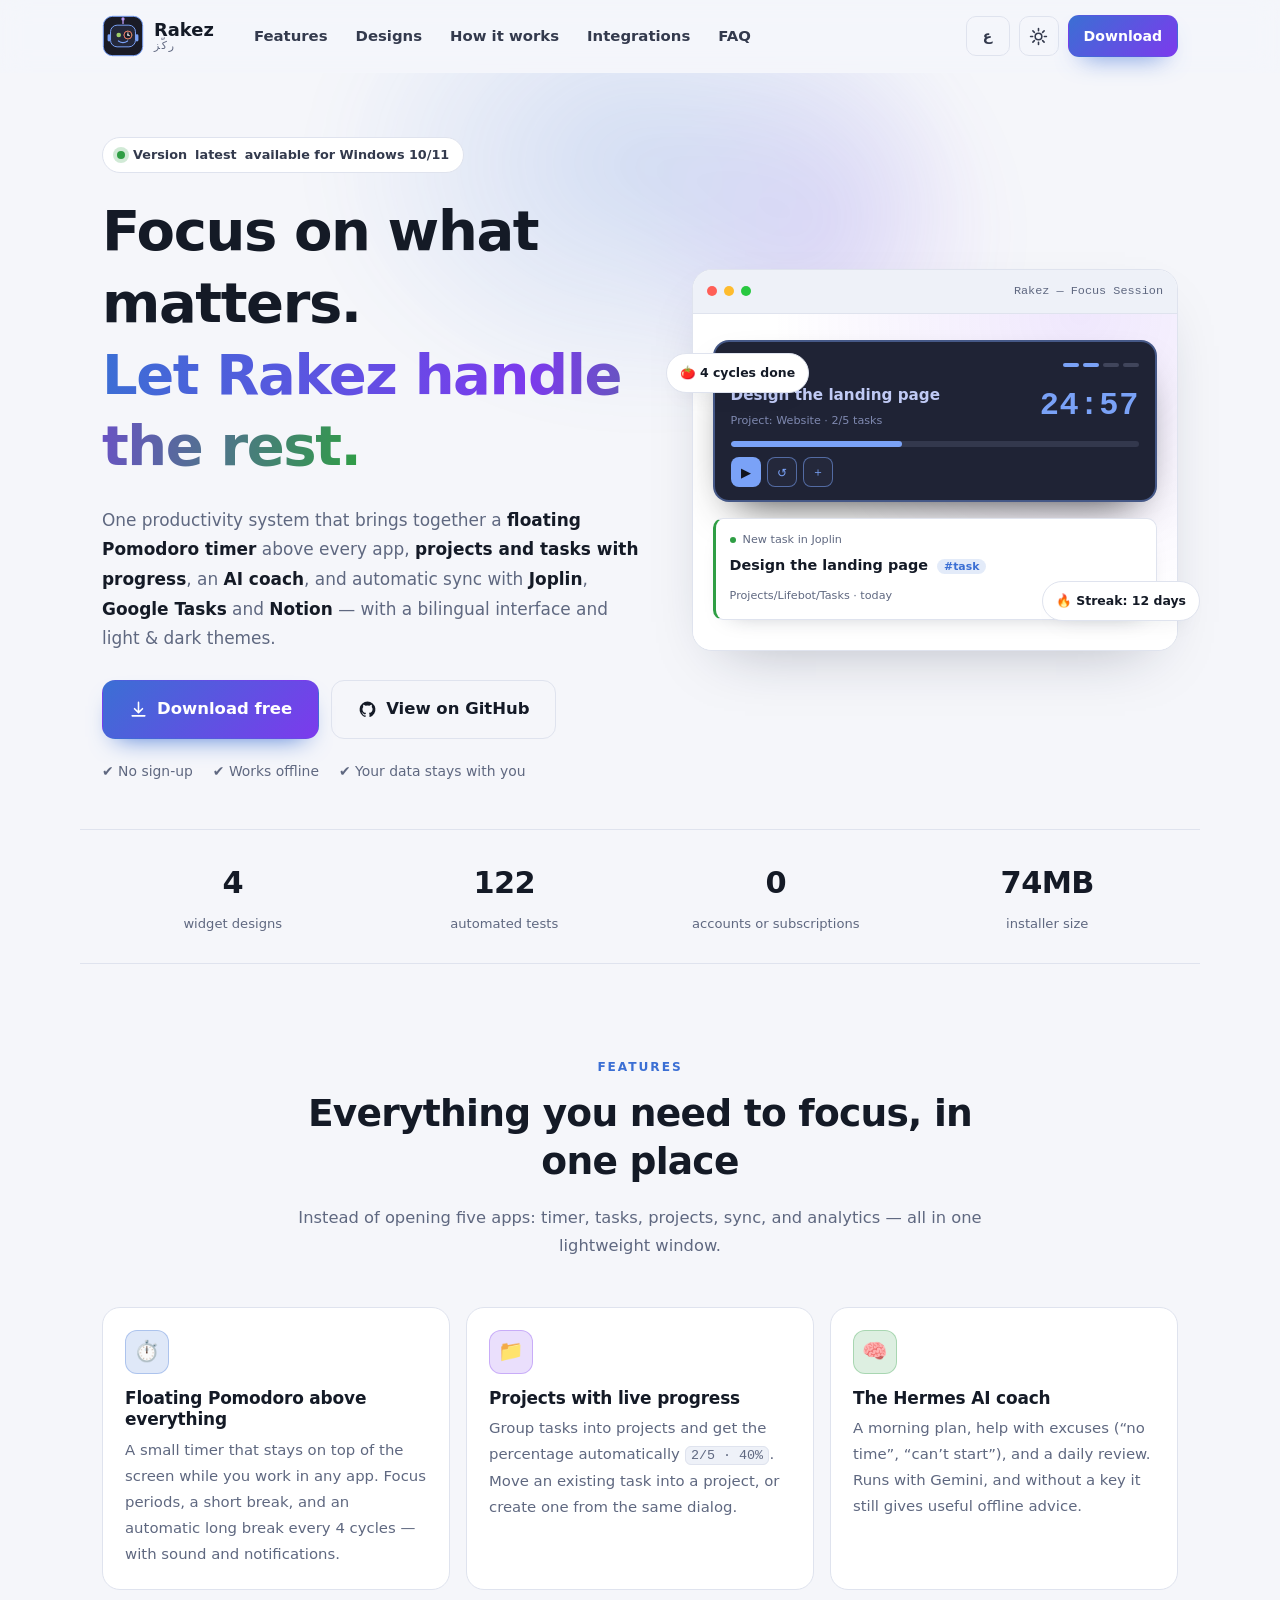
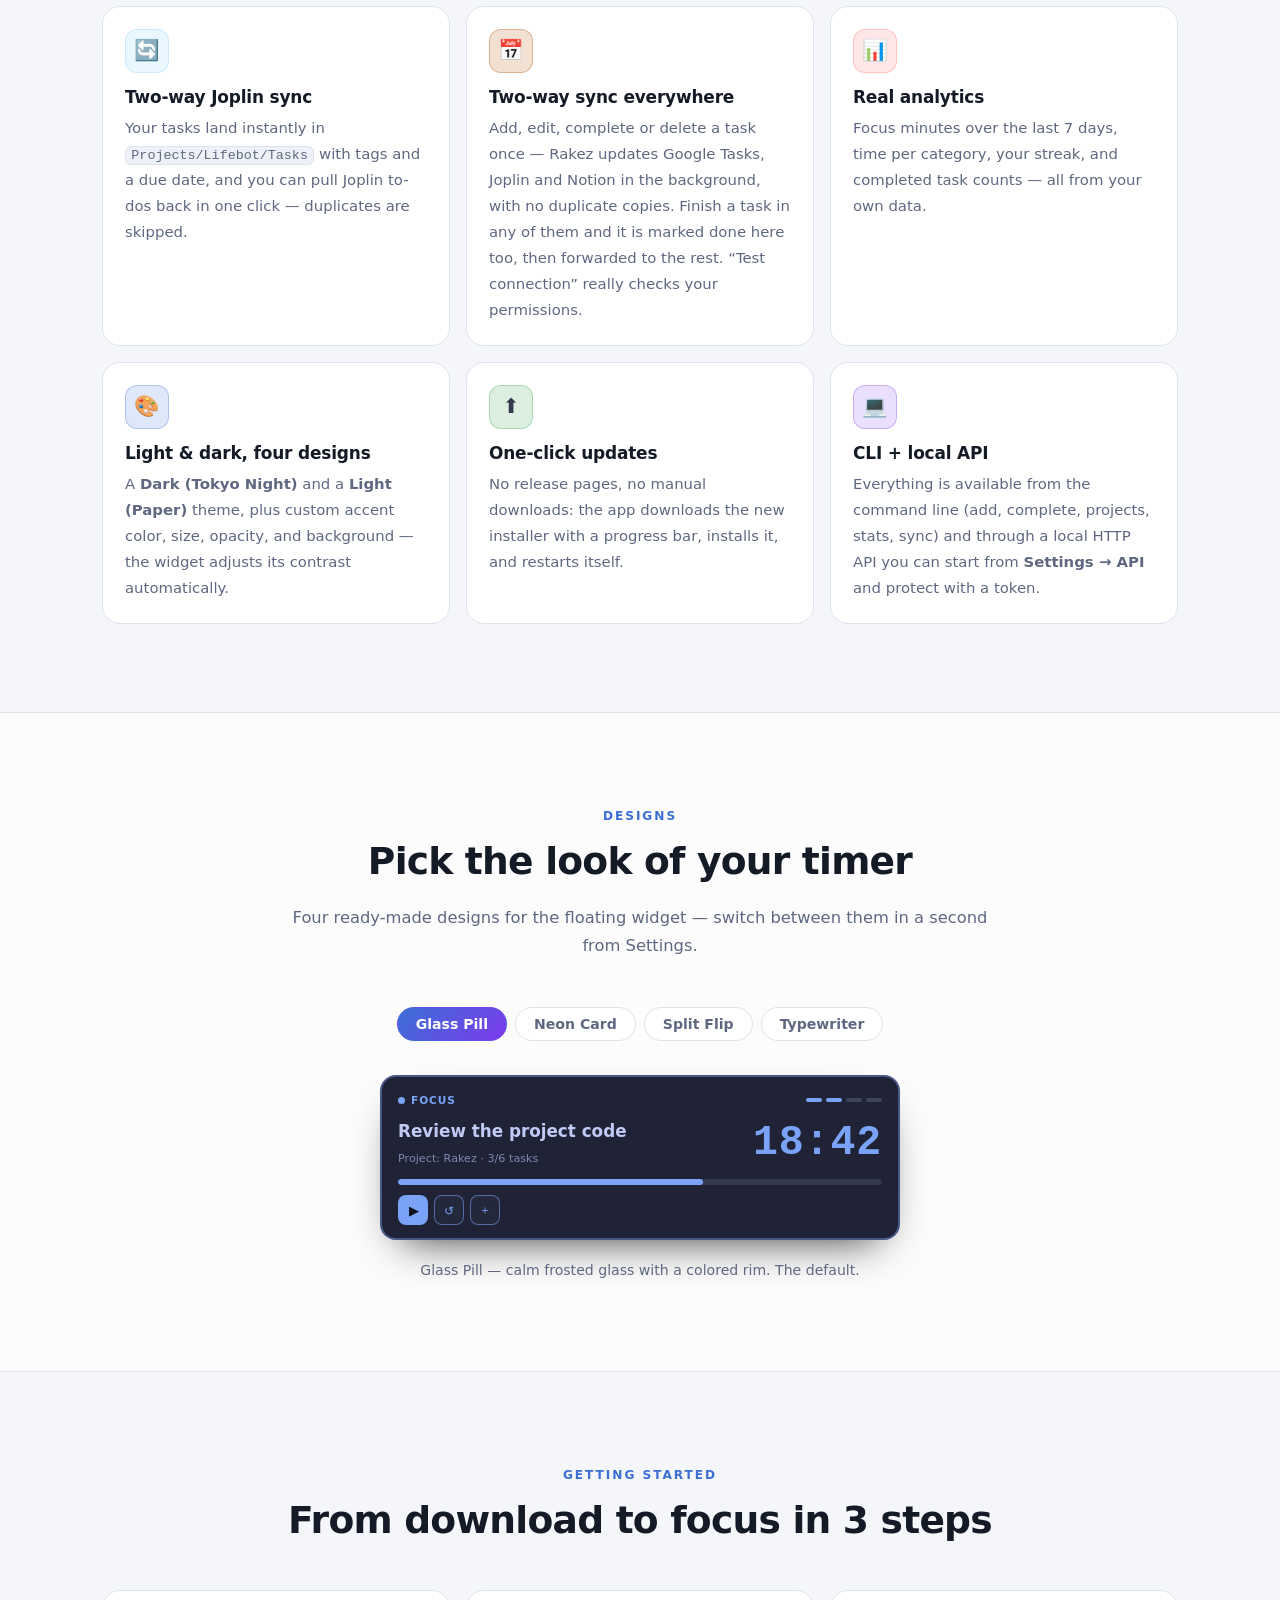
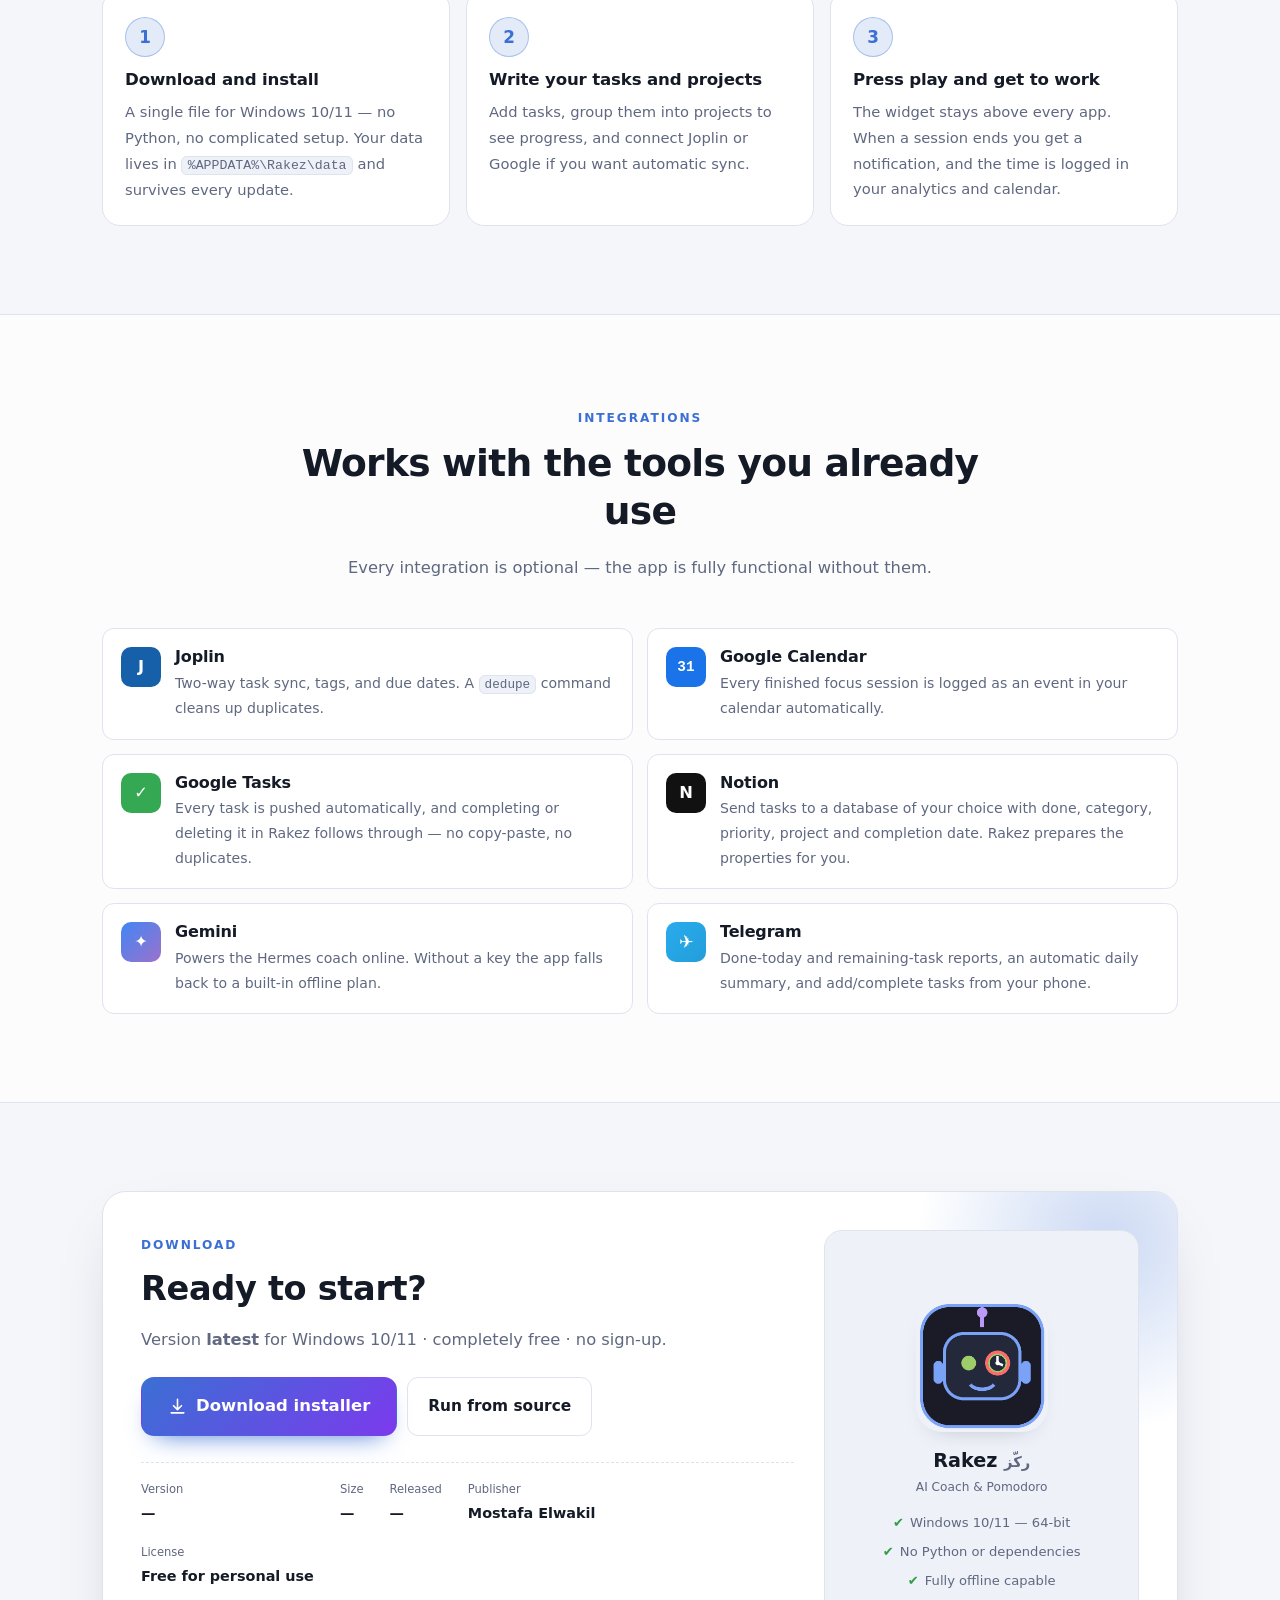
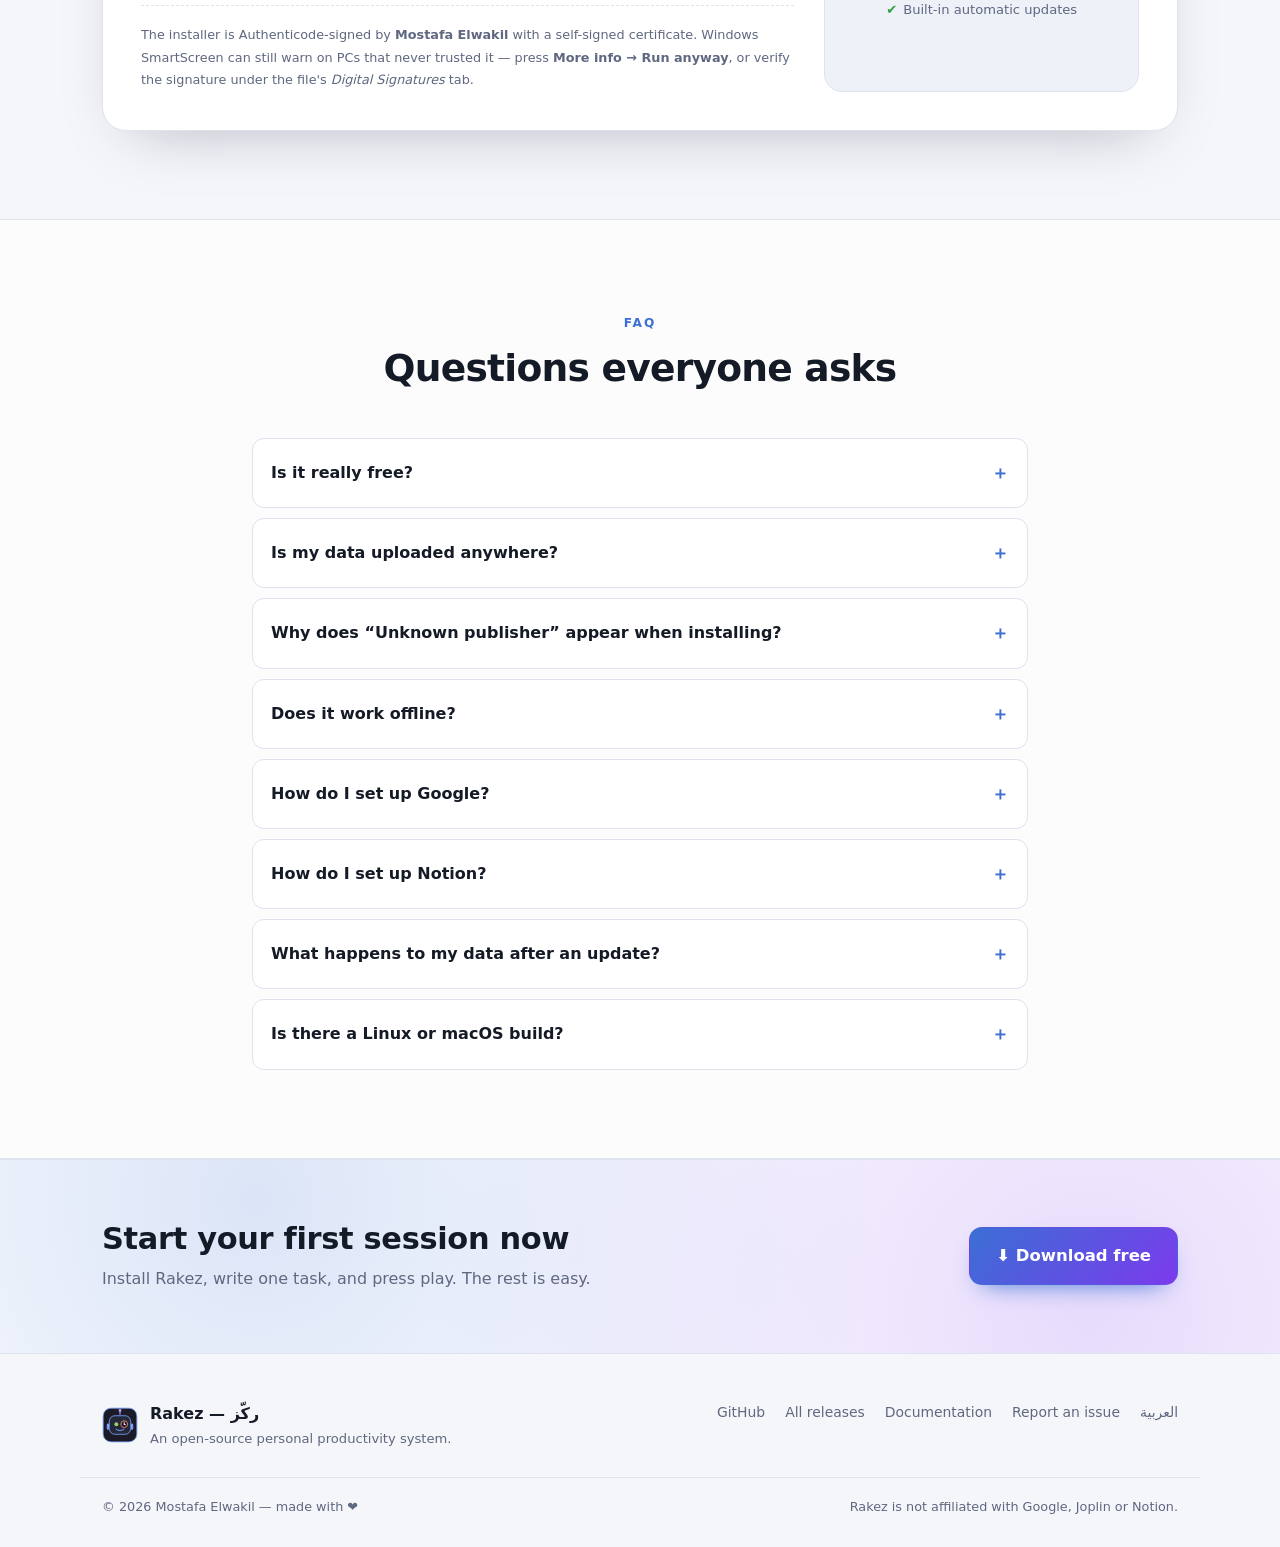
<file: website/en/index.html>
<!doctype html>
<html lang="en">
<head>
<meta charset="utf-8" />
<title>Rakez — English site has moved</title>
<link rel="canonical" href="https://mostafa-elwakil.github.io/lifebot/" />
<meta name="robots" content="noindex" />
<meta http-equiv="refresh" content="0; url=../" />
<script>location.replace("../");</script>
</head>
<body>
<p>This page has moved to the <a href="../">English homepage</a>.</p>
</body>
</html>
</file>
<file: website/styles.css>
/* ============================================================
   Rakez — marketing site
   Dark (Tokyo Night) / Light (Paper), Arabic RTL
   ============================================================ */

/* ---------- tokens ---------- */
:root {
  --accent: #7aa2f7;
  --accent-2: #bb9af7;
  --green: #9ece6a;
  --amber: #e0af68;
  --red: #ff6b6b;
  --teal: #7dcfff;

  --bg: #12131c;
  --bg-soft: #1a1b26;
  --panel: #1f2335;
  --panel-2: #24283b;
  --border: #2b3050;
  --border-soft: rgba(122, 162, 247, .14);
  --text: #c0caf5;
  --text-strong: #e7ebff;
  --muted: #8b93b8;

  --shadow: 0 24px 60px -28px rgba(0, 0, 0, .85);
  --shadow-sm: 0 10px 26px -18px rgba(0, 0, 0, .9);
  --radius: 18px;
  --radius-sm: 12px;

  --font: "Segoe UI", "Noto Sans Arabic", "Cairo", "Dubai", Tahoma, system-ui, sans-serif;
  --mono: "Consolas", "Cascadia Mono", "SFMono-Regular", monospace;

  color-scheme: dark;
}

[data-theme="light"] {
  --bg: #f5f6fa;
  --bg-soft: #ffffff;
  --panel: #ffffff;
  --panel-2: #eef1f8;
  --border: #dfe3ee;
  --border-soft: rgba(59, 111, 212, .14);
  --text: #333a4d;
  --text-strong: #141a26;
  --muted: #5f6880;

  --accent: #3b6fd4;
  --accent-2: #7c3aed;
  --green: #2f9e44;
  --amber: #b45309;

  --shadow: 0 24px 60px -32px rgba(23, 32, 56, .35);
  --shadow-sm: 0 10px 24px -18px rgba(23, 32, 56, .4);

  color-scheme: light;
}

/* ---------- reset ---------- */
*, *::before, *::after { box-sizing: border-box; }

html {
  scroll-behavior: smooth;
  -webkit-text-size-adjust: 100%;
}

body {
  margin: 0;
  font-family: var(--font);
  background: var(--bg);
  color: var(--text);
  line-height: 1.75;
  overflow-x: hidden;
  transition: background-color .25s ease, color .25s ease;
}

img { max-width: 100%; display: block; }

a { color: var(--accent); text-decoration: none; }
a:hover { text-decoration: underline; }

h1, h2, h3 {
  color: var(--text-strong);
  line-height: 1.28;
  margin: 0 0 .5em;
  letter-spacing: -.01em;
}

p { margin: 0 0 1em; }

code {
  font-family: var(--mono);
  font-size: .9em;
  background: var(--panel-2);
  border: 1px solid var(--border);
  border-radius: 6px;
  padding: .08em .4em;
  white-space: nowrap;
}

.container {
  width: 100%;
  max-width: 1120px;
  margin-inline: auto;
  padding-inline: 22px;
}

.container.narrow { max-width: 820px; }

section[id] { scroll-margin-top: 88px; }

.skip-link {
  position: absolute;
  inset-inline-start: -999px;
  top: 8px;
  z-index: 200;
  background: var(--accent);
  color: #fff;
  padding: 10px 16px;
  border-radius: 8px;
}
.skip-link:focus { inset-inline-start: 16px; }

:focus-visible {
  outline: 2px solid var(--accent);
  outline-offset: 3px;
  border-radius: 6px;
}

/* ---------- buttons ---------- */
.btn {
  --btn-bg: var(--panel-2);
  --btn-fg: var(--text-strong);
  display: inline-flex;
  align-items: center;
  justify-content: center;
  gap: 9px;
  padding: 11px 20px;
  border-radius: 11px;
  border: 1px solid var(--border);
  background: var(--btn-bg);
  color: var(--btn-fg);
  font-weight: 700;
  font-size: .96rem;
  cursor: pointer;
  text-decoration: none;
  transition: transform .16s ease, box-shadow .16s ease, background-color .16s ease, border-color .16s ease;
}
.btn:hover { text-decoration: none; transform: translateY(-1px); }
.btn:active { transform: translateY(0); }

.btn svg {
  width: 19px; height: 19px;
  fill: none; stroke: currentColor;
  stroke-width: 2; stroke-linecap: round; stroke-linejoin: round;
}
.btn svg.fill { fill: currentColor; stroke: none; }

.btn-primary {
  --btn-bg: linear-gradient(135deg, var(--accent), var(--accent-2));
  border-color: transparent;
  color: #fff;
  box-shadow: 0 12px 26px -14px var(--accent);
}
[data-theme="light"] .btn-primary { color: #fff; }
.btn-primary:hover { box-shadow: 0 16px 32px -12px var(--accent); }

.btn-ghost {
  --btn-bg: transparent;
  border-color: var(--border);
  color: var(--text-strong);
}
.btn-ghost:hover { background: var(--panel-2); border-color: var(--accent); }

.btn-sm { padding: 8px 15px; font-size: .88rem; }
.btn-lg { padding: 14px 26px; font-size: 1.03rem; border-radius: 13px; }

.icon-btn {
  display: inline-grid;
  place-items: center;
  width: 40px; height: 40px;
  border-radius: 10px;
  border: 1px solid var(--border);
  background: transparent;
  color: var(--text);
  cursor: pointer;
  transition: background-color .16s ease, border-color .16s ease, color .16s ease;
}
.icon-btn:hover { background: var(--panel-2); color: var(--accent); border-color: var(--accent); }
.icon-btn svg {
  width: 19px; height: 19px;
  fill: none; stroke: currentColor;
  stroke-width: 2; stroke-linecap: round; stroke-linejoin: round;
}

/* language switch (ع / EN) */
.lang-btn {
  width: auto;
  min-width: 44px;
  padding: 0 10px;
  font-family: inherit;
  font-size: .86rem;
  font-weight: 700;
  letter-spacing: .4px;
  text-decoration: none;
}

/* ---------- header ---------- */
.site-header {
  position: sticky;
  top: 0;
  z-index: 100;
  background: color-mix(in srgb, var(--bg) 82%, transparent);
  backdrop-filter: blur(14px) saturate(140%);
  -webkit-backdrop-filter: blur(14px) saturate(140%);
  border-bottom: 1px solid transparent;
  transition: border-color .2s ease, box-shadow .2s ease;
}
.site-header.scrolled {
  border-bottom-color: var(--border);
  box-shadow: 0 12px 30px -26px rgba(0, 0, 0, .9);
}

.header-inner {
  display: flex;
  align-items: center;
  gap: 18px;
  height: 72px;
}

.brand {
  display: inline-flex;
  align-items: center;
  gap: 10px;
  color: var(--text-strong);
  flex-shrink: 0;
}
.brand:hover { text-decoration: none; }
.brand img { border-radius: 11px; }
.brand-text { display: flex; flex-direction: column; line-height: 1.1; }
.brand-text strong { font-size: 1.12rem; }
.brand-text small {
  font-size: .68rem;
  letter-spacing: .16em;
  color: var(--muted);
  text-transform: uppercase;
}

.nav {
  display: flex;
  align-items: center;
  gap: 4px;
  margin-inline-start: 10px;
  flex: 1;
}
.nav a {
  color: var(--text);
  font-size: .93rem;
  font-weight: 600;
  padding: 8px 12px;
  border-radius: 8px;
  transition: color .15s ease, background-color .15s ease;
}
.nav a:hover { color: var(--accent); background: var(--panel-2); text-decoration: none; }

.header-actions { display: flex; align-items: center; gap: 9px; }

.menu-btn { display: none; }
.ico-sun { display: none; }
[data-theme="light"] .ico-sun { display: block; }
[data-theme="light"] .ico-moon { display: none; }

/* ---------- hero ---------- */
.hero {
  position: relative;
  padding: 64px 0 0;
  overflow: hidden;
}

.hero-glow {
  position: absolute;
  inset-inline-start: 50%;
  top: -260px;
  translate: -50% 0;
  width: 900px;
  height: 700px;
  background:
    radial-gradient(closest-side, color-mix(in srgb, var(--accent) 34%, transparent), transparent 72%),
    radial-gradient(closest-side at 70% 60%, color-mix(in srgb, var(--accent-2) 26%, transparent), transparent 70%);
  filter: blur(30px);
  opacity: .55;
  pointer-events: none;
  z-index: 0;
}

.hero-grid {
  position: relative;
  z-index: 1;
  display: grid;
  grid-template-columns: 1.05fr .95fr;
  align-items: center;
  gap: 52px;
  padding-bottom: 46px;
}

.badge {
  display: inline-flex;
  align-items: center;
  gap: 8px;
  font-size: .8rem;
  font-weight: 600;
  color: var(--text);
  background: var(--panel);
  border: 1px solid var(--border);
  border-radius: 999px;
  padding: 6px 14px;
  margin-bottom: 22px;
}
.live-dot {
  width: 8px; height: 8px;
  border-radius: 50%;
  background: var(--green);
  box-shadow: 0 0 0 4px color-mix(in srgb, var(--green) 22%, transparent);
  animation: pulse 2.4s ease-in-out infinite;
}
@keyframes pulse {
  0%, 100% { box-shadow: 0 0 0 3px color-mix(in srgb, var(--green) 24%, transparent); }
  50% { box-shadow: 0 0 0 7px color-mix(in srgb, var(--green) 6%, transparent); }
}

.hero h1 {
  font-size: clamp(2.15rem, 4.6vw, 3.5rem);
  font-weight: 800;
  margin-bottom: .42em;
  letter-spacing: -.025em;
}
.grad {
  background: linear-gradient(100deg, var(--accent), var(--accent-2) 55%, var(--green));
  -webkit-background-clip: text;
  background-clip: text;
  color: transparent;
}

.lede {
  font-size: 1.06rem;
  color: var(--muted);
  max-width: 34em;
  margin-bottom: 26px;
}
.lede strong { color: var(--text-strong); font-weight: 700; }

.hero-cta { display: flex; flex-wrap: wrap; gap: 12px; margin-bottom: 20px; }

.hero-meta {
  display: flex;
  flex-wrap: wrap;
  gap: 8px 20px;
  list-style: none;
  margin: 0;
  padding: 0;
  font-size: .87rem;
  color: var(--muted);
}

/* ---------- hero visual ---------- */
.hero-visual { position: relative; }

.visual-frame {
  background: var(--panel);
  border: 1px solid var(--border);
  border-radius: 20px;
  box-shadow: var(--shadow);
  overflow: hidden;
}

.visual-topbar {
  display: flex;
  align-items: center;
  gap: 7px;
  padding: 11px 14px;
  background: var(--panel-2);
  border-bottom: 1px solid var(--border);
}
.tl-dot { width: 10px; height: 10px; border-radius: 50%; display: inline-block; }
.tl-dot.red { background: #ff5f57; }
.tl-dot.amber { background: #febc2e; }
.tl-dot.green { background: #28c840; }
.tl-title {
  margin-inline-start: auto;
  font-size: .74rem;
  color: var(--muted);
  font-family: var(--mono);
}

.visual-body {
  padding: 26px 20px 30px;
  display: grid;
  gap: 16px;
  background:
    radial-gradient(circle at 80% 0%, color-mix(in srgb, var(--accent-2) 12%, transparent), transparent 60%),
    var(--bg-soft);
}

/* ---------- widget demo (shared) ---------- */
.wdemo {
  --wd-bg: #1f2335;
  --wd-bg-2: #24283b;
  --wd-fg: #c0caf5;
  --wd-sub: #7f89b0;
  --wd-accent: #7aa2f7;
  --wd-border: rgba(122, 162, 247, .42);
  --wd-radius: 16px;

  background: var(--wd-bg);
  color: var(--wd-fg);
  border: 2px solid var(--wd-border);
  border-radius: var(--wd-radius);
  padding: 14px 16px 13px;
  box-shadow: 0 20px 44px -22px rgba(0, 0, 0, .85);
  transition: background-color .3s ease, border-color .3s ease, box-shadow .3s ease;
  text-align: start;
}

.wd-top {
  display: flex;
  align-items: center;
  justify-content: space-between;
  gap: 10px;
  margin-bottom: 8px;
}

.wd-mode {
  display: inline-flex;
  align-items: center;
  gap: 6px;
  font-size: .66rem;
  font-weight: 800;
  letter-spacing: .09em;
  text-transform: uppercase;
  color: var(--wd-accent);
}
.wd-mode i {
  width: 7px; height: 7px;
  border-radius: 50%;
  background: currentColor;
}

.wd-cycles { display: inline-flex; gap: 4px; }
.wd-cycles b {
  width: 16px; height: 4px;
  border-radius: 99px;
  background: color-mix(in srgb, var(--wd-fg) 20%, transparent);
}
.wd-cycles b.on { background: var(--wd-accent); }

.wd-main {
  display: flex;
  align-items: center;
  justify-content: space-between;
  gap: 14px;
}

.wd-text { min-width: 0; }
.wd-task {
  font-size: .95rem;
  font-weight: 700;
  color: var(--wd-fg);
  margin: 0 0 2px;
  white-space: nowrap;
  overflow: hidden;
  text-overflow: ellipsis;
}
.wd-cat {
  font-size: .7rem;
  color: var(--wd-sub);
  margin: 0;
}

.wd-clock {
  font-family: var(--mono);
  font-size: clamp(1.5rem, 4.6vw, 2rem);
  font-weight: 700;
  color: var(--wd-accent);
  letter-spacing: .02em;
  line-height: 1;
  font-variant-numeric: tabular-nums;
}

.wd-progress {
  height: 6px;
  border-radius: 99px;
  background: color-mix(in srgb, var(--wd-fg) 12%, transparent);
  overflow: hidden;
  margin: 11px 0 10px;
}
.wd-progress i {
  display: block;
  height: 100%;
  border-radius: inherit;
  background: linear-gradient(90deg, var(--wd-accent), var(--wd-accent-2, var(--wd-accent)));
}

.wd-actions { display: flex; gap: 6px; }
.wd-actions button {
  width: 30px; height: 30px;
  display: grid; place-items: center;
  border-radius: 8px;
  border: 1px solid color-mix(in srgb, var(--wd-accent) 55%, transparent);
  background: var(--wd-bg-2);
  color: var(--wd-accent);
  font-size: .78rem;
  cursor: pointer;
  transition: background-color .15s ease, color .15s ease, transform .15s ease;
}
.wd-actions button:hover { transform: translateY(-1px); }
.wd-actions button.wd-play {
  background: var(--wd-accent);
  color: #11131c;
  border-color: transparent;
  font-weight: 700;
}

/* design: neon */
.wdemo[data-design="neon"] {
  --wd-bg: #14121f;
  --wd-bg-2: #1e1b31;
  --wd-fg: #e6e1ff;
  --wd-sub: #9b93c9;
  --wd-accent: #ff6b9d;
  --wd-border: rgba(187, 154, 247, .8);
  box-shadow:
    0 0 0 1px rgba(187, 154, 247, .25),
    0 0 28px -6px rgba(187, 154, 247, .55),
    0 0 60px -18px rgba(255, 107, 157, .5);
}
.wdemo[data-design="neon"] .wd-clock {
  text-shadow: 0 0 16px rgba(255, 107, 157, .75);
}
.wdemo[data-design="neon"] .wd-task { letter-spacing: .01em; }
.wdemo[data-design="neon"] .wd-progress i {
  background: linear-gradient(90deg, #ff6b9d, #bb9af7);
}

/* design: split */
.wdemo[data-design="split"] {
  --wd-bg: linear-gradient(100deg, #24283b 0 46%, #1a1b26 46% 100%);
  --wd-bg-2: #2f3450;
  --wd-accent: #7dcfff;
  --wd-border: rgba(125, 207, 255, .5);
  --wd-radius: 10px;
}
.wdemo[data-design="split"] .wd-main {
  gap: 10px;
  padding-block: 4px;
  border-block: 1px dashed color-mix(in srgb, var(--wd-accent) 28%, transparent);
  margin-block: 6px;
}
.wdemo[data-design="split"] .wd-clock { font-size: clamp(1.7rem, 5vw, 2.2rem); }
.wdemo[data-design="split"] .wd-actions { justify-content: flex-end; }

/* design: retro */
.wdemo[data-design="retro"] {
  --wd-bg: #f2ede0;
  --wd-bg-2: #e6dfcd;
  --wd-fg: #2b2b2b;
  --wd-sub: #7a7263;
  --wd-accent: #8e2f25;
  --wd-border: #b3392e;
  --wd-radius: 4px;
  font-family: "Courier New", var(--mono);
  box-shadow: 6px 6px 0 rgba(0, 0, 0, .35);
  border-width: 3px;
  border-style: double;
}
.wdemo[data-design="retro"] .wd-task {
  font-family: "Courier New", var(--mono);
  text-transform: uppercase;
  letter-spacing: .04em;
  font-size: .86rem;
}
.wdemo[data-design="retro"] .wd-mode { letter-spacing: .14em; }
.wdemo[data-design="retro"] .wd-progress {
  background: repeating-linear-gradient(90deg, rgba(43, 43, 43, .18) 0 4px, transparent 4px 8px);
}
.wdemo[data-design="retro"] .wd-progress i { background: #8e2f25; }
.wdemo[data-design="retro"] .wd-actions button {
  background: #f7f3e8;
  color: #8e2f25;
  border-color: #b3392e;
  border-radius: 3px;
}
.wdemo[data-design="retro"] .wd-actions button.wd-play {
  background: #b3392e;
  color: #fff;
}

/* mini note */
.mini-note {
  background: var(--panel);
  border: 1px solid var(--border);
  border-inline-start: 3px solid var(--green);
  border-radius: 10px;
  padding: 11px 14px;
  box-shadow: var(--shadow-sm);
}
.mini-note-head {
  display: flex; align-items: center; gap: 7px;
  font-size: .7rem;
  color: var(--muted);
  margin-bottom: 3px;
}
.mini-note-head .dot {
  width: 6px; height: 6px; border-radius: 50%; background: var(--green);
}
.mini-note p { margin: 0 0 2px; font-size: .9rem; color: var(--text-strong); font-weight: 600; }
.mini-note small { font-size: .7rem; color: var(--muted); }
.tag {
  font-size: .68rem;
  font-weight: 600;
  color: var(--accent);
  background: color-mix(in srgb, var(--accent) 14%, transparent);
  border-radius: 999px;
  padding: 1px 7px;
  margin-inline-start: 4px;
}

/* floating chips */
.float-chip {
  position: absolute;
  z-index: 2;
  font-size: .78rem;
  font-weight: 700;
  background: var(--panel);
  border: 1px solid var(--border);
  color: var(--text-strong);
  padding: 8px 13px;
  border-radius: 999px;
  box-shadow: var(--shadow-sm);
  white-space: nowrap;
}
.chip-1 { inset-inline-start: -26px; top: 22%; animation: floaty 6s ease-in-out infinite; }
.chip-2 { inset-inline-end: -22px; bottom: 8%; animation: floaty 6s ease-in-out infinite 1.4s; }
@keyframes floaty {
  0%, 100% { transform: translateY(0); }
  50% { transform: translateY(-9px); }
}

/* stat strip */
.stat-strip {
  display: grid;
  grid-template-columns: repeat(4, 1fr);
  gap: 10px;
  padding-block: 26px;
  border-top: 1px solid var(--border);
  border-bottom: 1px solid var(--border);
}
.stat { text-align: center; }
.stat strong {
  display: block;
  font-size: clamp(1.4rem, 3vw, 1.9rem);
  color: var(--text-strong);
  font-weight: 800;
  letter-spacing: -.02em;
}
.stat span { font-size: .82rem; color: var(--muted); }

/* ---------- sections ---------- */
.section { padding: 88px 0; }
.section.alt {
  background: color-mix(in srgb, var(--bg-soft) 70%, transparent);
  border-block: 1px solid var(--border);
}

.section-head { max-width: 720px; margin: 0 auto 46px; text-align: center; }
.section-head h2 {
  font-size: clamp(1.6rem, 3.2vw, 2.35rem);
  font-weight: 800;
  letter-spacing: -.02em;
}
.section-sub { color: var(--muted); font-size: 1.02rem; margin: 0; }

.eyebrow {
  display: inline-block;
  font-size: .76rem;
  font-weight: 800;
  letter-spacing: .16em;
  text-transform: uppercase;
  color: var(--accent);
  margin-bottom: 10px;
}

/* ---------- cards ---------- */
.cards {
  display: grid;
  grid-template-columns: repeat(auto-fit, minmax(268px, 1fr));
  gap: 16px;
}

.card {
  background: var(--panel);
  border: 1px solid var(--border);
  border-radius: var(--radius);
  padding: 22px;
  transition: transform .2s ease, border-color .2s ease, box-shadow .2s ease;
}
.card:hover {
  transform: translateY(-3px);
  border-color: color-mix(in srgb, var(--accent) 45%, var(--border));
  box-shadow: var(--shadow);
}
.card h3 { font-size: 1.06rem; margin-bottom: .35em; }
.card p { margin: 0; font-size: .93rem; color: var(--muted); }

.card-ico {
  width: 44px; height: 44px;
  display: grid; place-items: center;
  border-radius: 12px;
  font-size: 1.28rem;
  margin-bottom: 14px;
  border: 1px solid transparent;
}
.bg-blue { background: color-mix(in srgb, var(--accent) 16%, transparent); border-color: color-mix(in srgb, var(--accent) 30%, transparent); }
.bg-purple { background: color-mix(in srgb, var(--accent-2) 16%, transparent); border-color: color-mix(in srgb, var(--accent-2) 30%, transparent); }
.bg-green { background: color-mix(in srgb, var(--green) 16%, transparent); border-color: color-mix(in srgb, var(--green) 30%, transparent); }
.bg-teal { background: color-mix(in srgb, var(--teal) 16%, transparent); border-color: color-mix(in srgb, var(--teal) 30%, transparent); }
.bg-amber { background: color-mix(in srgb, var(--amber) 18%, transparent); border-color: color-mix(in srgb, var(--amber) 32%, transparent); }
.bg-pink { background: color-mix(in srgb, var(--red) 16%, transparent); border-color: color-mix(in srgb, var(--red) 30%, transparent); }

/* ---------- designs ---------- */
.design-tabs {
  display: flex;
  flex-wrap: wrap;
  justify-content: center;
  gap: 8px;
  margin-bottom: 34px;
}
.design-tabs button {
  font-family: inherit;
  font-size: .88rem;
  font-weight: 700;
  color: var(--muted);
  background: var(--panel);
  border: 1px solid var(--border);
  border-radius: 999px;
  padding: 8px 18px;
  cursor: pointer;
  transition: color .16s ease, background-color .16s ease, border-color .16s ease;
}
.design-tabs button:hover { color: var(--text-strong); border-color: var(--accent); }
.design-tabs button.active {
  color: #fff;
  background: linear-gradient(135deg, var(--accent), var(--accent-2));
  border-color: transparent;
}

.design-stage {
  display: flex;
  flex-direction: column;
  align-items: center;
  gap: 18px;
}

.stage-widget {
  width: min(520px, 100%);
  font-size: 1.05rem;
}
.stage-widget .wd-clock { font-size: clamp(2rem, 6vw, 2.6rem); }
.stage-widget .wd-task { font-size: 1.05rem; }

.stage-caption {
  font-size: .88rem;
  color: var(--muted);
  text-align: center;
  margin: 0;
  min-height: 1.7em;
}

/* ---------- steps ---------- */
.steps {
  list-style: none;
  margin: 0;
  padding: 0;
  display: grid;
  grid-template-columns: repeat(3, 1fr);
  gap: 16px;
  counter-reset: step;
}
.step {
  position: relative;
  background: var(--panel);
  border: 1px solid var(--border);
  border-radius: var(--radius);
  padding: 26px 22px 22px;
}
.step-num {
  display: inline-grid;
  place-items: center;
  width: 40px; height: 40px;
  border-radius: 50%;
  font-weight: 800;
  font-size: 1.05rem;
  color: var(--accent);
  background: color-mix(in srgb, var(--accent) 14%, transparent);
  border: 1px solid color-mix(in srgb, var(--accent) 34%, transparent);
  margin-bottom: 12px;
}
.step h3 { font-size: 1.04rem; }
.step p { margin: 0; font-size: .92rem; color: var(--muted); }

/* ---------- integrations ---------- */
.integrations {
  display: grid;
  grid-template-columns: repeat(2, 1fr);
  gap: 14px;
}
.integration {
  display: flex;
  align-items: flex-start;
  gap: 14px;
  background: var(--panel);
  border: 1px solid var(--border);
  border-radius: var(--radius-sm);
  padding: 18px;
}
.integration h3 { font-size: 1rem; margin-bottom: .2em; }
.integration p { margin: 0; font-size: .88rem; color: var(--muted); }

.int-logo {
  flex-shrink: 0;
  width: 40px; height: 40px;
  display: grid; place-items: center;
  border-radius: 10px;
  font-weight: 800;
  font-size: 1.02rem;
  color: #fff;
}
.int-logo.joplin { background: #1560a8; }
.int-logo.gcal { background: #1a73e8; font-family: var(--mono); font-size: .9rem; }
.int-logo.gtask { background: #34a853; }
.int-logo.gemini { background: linear-gradient(135deg, #4285f4, #9b72cb); }
.int-logo.notion { background: #111; color: #fff; }
.int-logo.telegram { background: linear-gradient(135deg, #2aabee, #229ed9); font-size: 1.1rem; }

/* ---------- download ---------- */
.download-card {
  display: grid;
  grid-template-columns: 1.35fr .65fr;
  gap: 30px;
  background: var(--panel);
  border: 1px solid var(--border);
  border-radius: 24px;
  padding: 38px;
  box-shadow: var(--shadow);
  position: relative;
  overflow: hidden;
}
.download-card::before {
  content: "";
  position: absolute;
  inset-inline-end: -120px;
  top: -140px;
  width: 380px; height: 380px;
  background: radial-gradient(closest-side, color-mix(in srgb, var(--accent) 26%, transparent), transparent);
  pointer-events: none;
}
.download-copy { position: relative; }
.download-copy h2 { font-size: clamp(1.6rem, 3vw, 2.1rem); }
.download-actions { display: flex; flex-wrap: wrap; gap: 10px; margin: 22px 0 26px; }

.download-facts {
  display: grid;
  grid-template-columns: repeat(4, auto);
  gap: 16px 26px;
  margin: 0 0 18px;
  padding: 16px 0;
  border-block: 1px dashed var(--border);
  justify-content: start;
}
.download-facts div { display: flex; flex-direction: column; gap: 2px; }
.download-facts dt { font-size: .72rem; color: var(--muted); }
.download-facts dd { margin: 0; font-size: .9rem; font-weight: 700; color: var(--text-strong); }

.fineprint { font-size: .8rem; color: var(--muted); margin: 0; max-width: 52em; }

.download-side {
  position: relative;
  display: flex;
  flex-direction: column;
  align-items: center;
  justify-content: center;
  text-align: center;
  background: var(--panel-2);
  border: 1px solid var(--border);
  border-radius: var(--radius);
  padding: 26px 20px;
}
.download-side img { border-radius: 26px; box-shadow: var(--shadow-sm); margin-bottom: 12px; }
.side-title { font-size: 1.2rem; font-weight: 800; color: var(--text-strong); margin: 0; }
.side-title span { color: var(--muted); font-weight: 600; font-size: .92rem; }
.side-sub { font-size: .76rem; color: var(--muted); margin: 0 0 14px; }
.side-list {
  list-style: none;
  margin: 0; padding: 0;
  display: grid; gap: 6px;
  font-size: .82rem;
  color: var(--muted);
}
.side-list li::before { content: "✔"; color: var(--green); margin-inline-end: 6px; font-weight: 700; }

/* ---------- faq ---------- */
.faq { display: grid; gap: 10px; }
.faq details {
  background: var(--panel);
  border: 1px solid var(--border);
  border-radius: var(--radius-sm);
  padding: 4px 18px;
  transition: border-color .18s ease;
}
.faq details[open] { border-color: color-mix(in srgb, var(--accent) 45%, var(--border)); }
.faq summary {
  cursor: pointer;
  list-style: none;
  padding: 14px 0;
  font-weight: 700;
  color: var(--text-strong);
  display: flex;
  align-items: center;
  justify-content: space-between;
  gap: 14px;
}
.faq summary::-webkit-details-marker { display: none; }
.faq summary::after {
  content: "＋";
  font-size: 1.15rem;
  color: var(--accent);
  font-weight: 700;
  transition: transform .2s ease;
  flex-shrink: 0;
}
.faq details[open] summary::after { transform: rotate(45deg); }
.faq details p {
  margin: 0;
  padding: 0 0 16px;
  font-size: .92rem;
  color: var(--muted);
}

/* ---------- cta band ---------- */
.cta-band {
  padding: 60px 0;
  background:
    radial-gradient(circle at 20% 20%, color-mix(in srgb, var(--accent) 18%, transparent), transparent 60%),
    radial-gradient(circle at 85% 80%, color-mix(in srgb, var(--accent-2) 18%, transparent), transparent 60%),
    var(--bg-soft);
  border-block: 1px solid var(--border);
}
.cta-inner {
  display: flex;
  align-items: center;
  justify-content: space-between;
  gap: 24px;
  flex-wrap: wrap;
}
.cta-inner h2 { font-size: clamp(1.4rem, 3vw, 1.9rem); margin-bottom: .2em; }
.cta-inner p { margin: 0; color: var(--muted); }

/* ---------- footer ---------- */
.site-footer {
  padding: 46px 0 30px;
  background: var(--bg);
}
.footer-inner {
  display: flex;
  align-items: flex-start;
  justify-content: space-between;
  gap: 24px;
  flex-wrap: wrap;
  padding-bottom: 26px;
  border-bottom: 1px solid var(--border);
}
.footer-brand { display: flex; align-items: center; gap: 12px; }
.footer-brand img { border-radius: 10px; }
.footer-brand strong { color: var(--text-strong); }
.footer-brand p { margin: 0; font-size: .82rem; color: var(--muted); }

.footer-links { display: flex; flex-wrap: wrap; gap: 6px 20px; font-size: .87rem; }
.footer-links a { color: var(--muted); }
.footer-links a:hover { color: var(--accent); }

.footer-bottom {
  display: flex;
  justify-content: space-between;
  gap: 10px;
  flex-wrap: wrap;
  padding-top: 18px;
  font-size: .8rem;
  color: var(--muted);
}
.footer-bottom p { margin: 0; }

/* ---------- reveal ---------- */
.reveal {
  opacity: 0;
  transform: translateY(18px);
  transition: opacity .55s ease, transform .55s cubic-bezier(.22, .61, .36, 1);
}
.reveal.in { opacity: 1; transform: none; }

/* ---------- responsive ---------- */
@media (max-width: 980px) {
  .hero-grid { grid-template-columns: 1fr; gap: 44px; }
  .hero-visual { max-width: 560px; margin-inline: auto; width: 100%; }
  .chip-1 { inset-inline-start: -8px; }
  .chip-2 { inset-inline-end: -6px; }
  .download-card { grid-template-columns: 1fr; padding: 28px; }
  .download-side { order: -1; flex-direction: row; text-align: start; gap: 16px; align-items: center; flex-wrap: wrap; }
  .download-side img { width: 84px; height: 84px; border-radius: 18px; margin: 0; }
  .side-list { grid-column: 1 / -1; width: 100%; }
  .steps { grid-template-columns: 1fr; }
  .integrations { grid-template-columns: 1fr; }
}

@media (max-width: 880px) {
  .nav {
    position: absolute;
    top: 72px;
    inset-inline: 16px;
    flex-direction: column;
    align-items: stretch;
    gap: 2px;
    background: var(--bg-soft);
    border: 1px solid var(--border);
    border-radius: 14px;
    padding: 10px;
    box-shadow: var(--shadow);
    display: none;
  }
  .nav a { padding: 11px 14px; }
  body.nav-open .nav { display: flex; }
  .menu-btn { display: inline-grid; }
  .hide-sm { display: none; }
}

@media (max-width: 640px) {
  .section { padding: 62px 0; }
  .hero { padding-top: 40px; }
  .stat-strip { grid-template-columns: repeat(2, 1fr); gap: 18px; }
  .float-chip { display: none; }
  .visual-body { padding: 18px 14px 22px; }
  .download-facts { grid-template-columns: repeat(2, 1fr); }
  .cta-inner { flex-direction: column; text-align: center; align-items: stretch; }
  .cta-inner .btn { justify-content: center; }
  .footer-inner { flex-direction: column; }
  .hero-cta .btn { flex: 1 1 auto; }
}

@media (prefers-reduced-motion: reduce) {
  html { scroll-behavior: auto; }
  *, *::before, *::after { animation-duration: .001ms !important; transition-duration: .001ms !important; }
  .reveal { opacity: 1; transform: none; }
}

@media print {
  .site-header, .download-side, .cta-band { display: none; }
}
</file>
